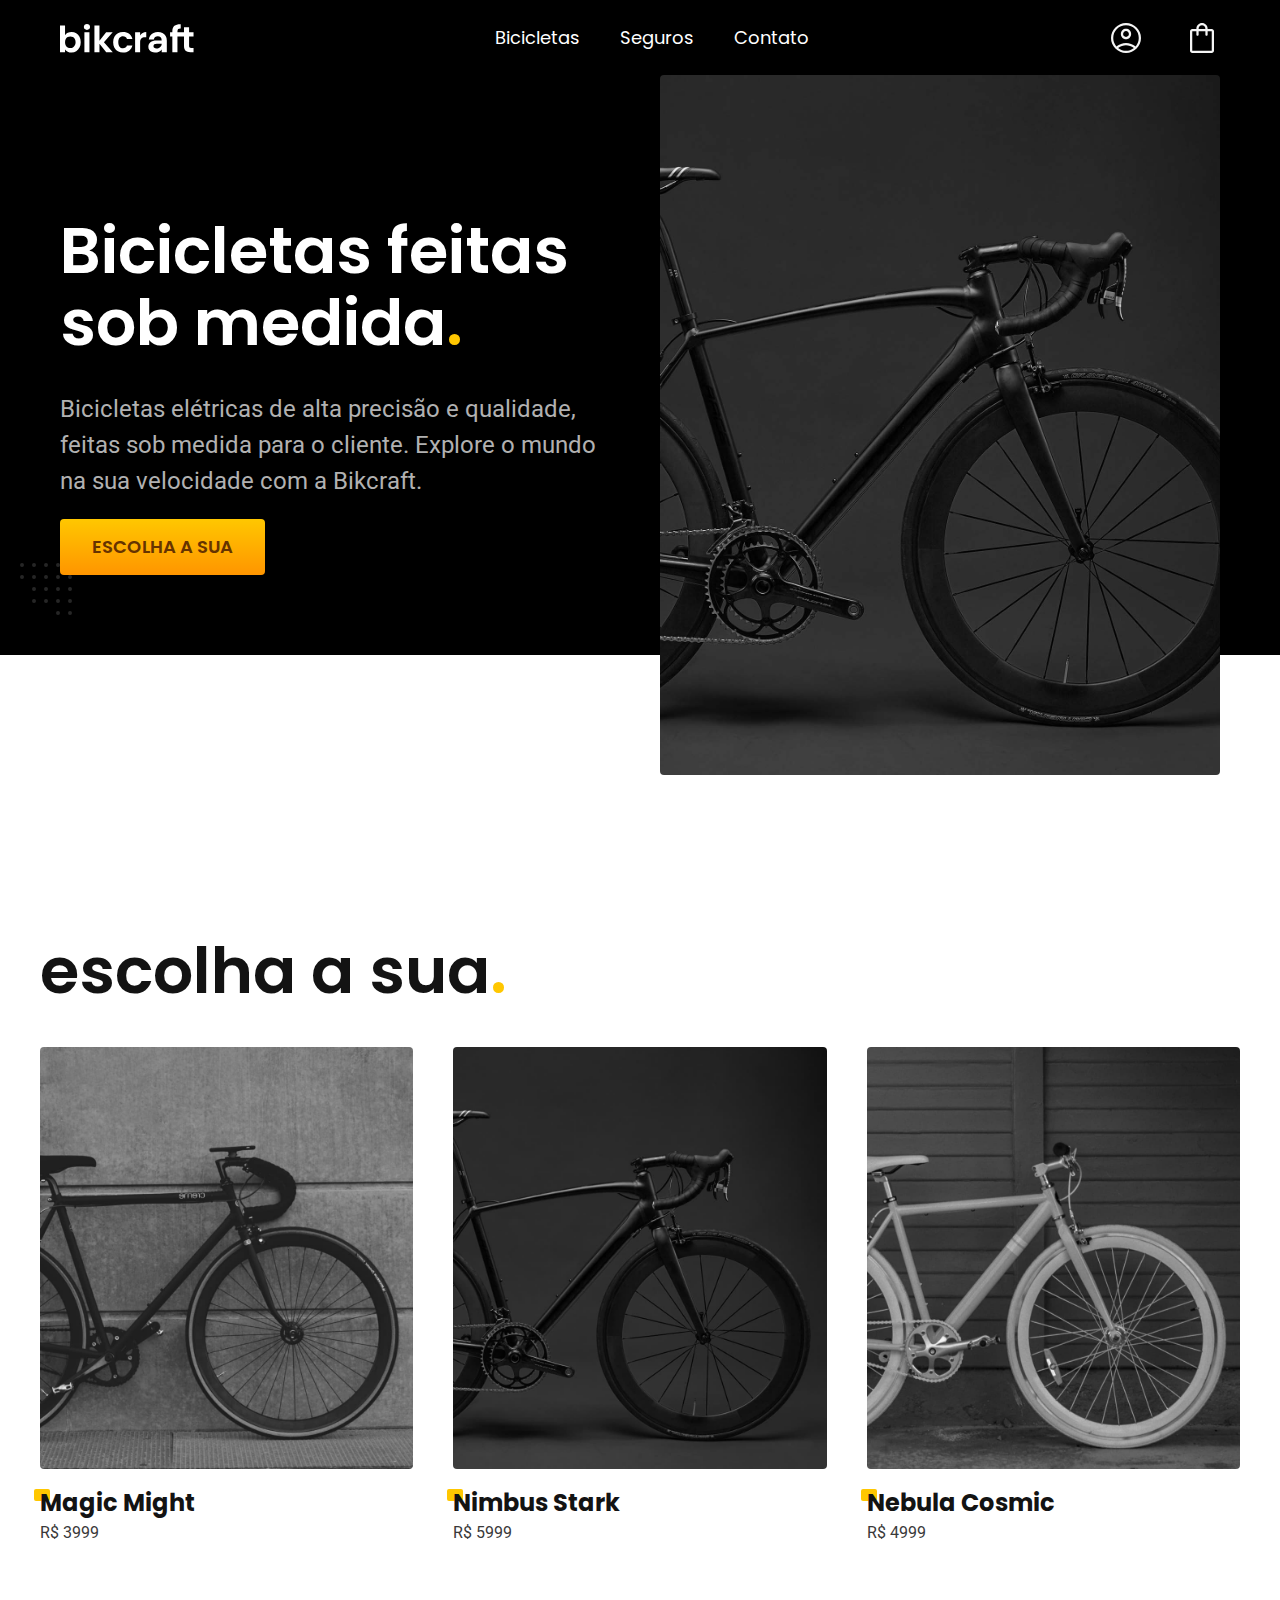
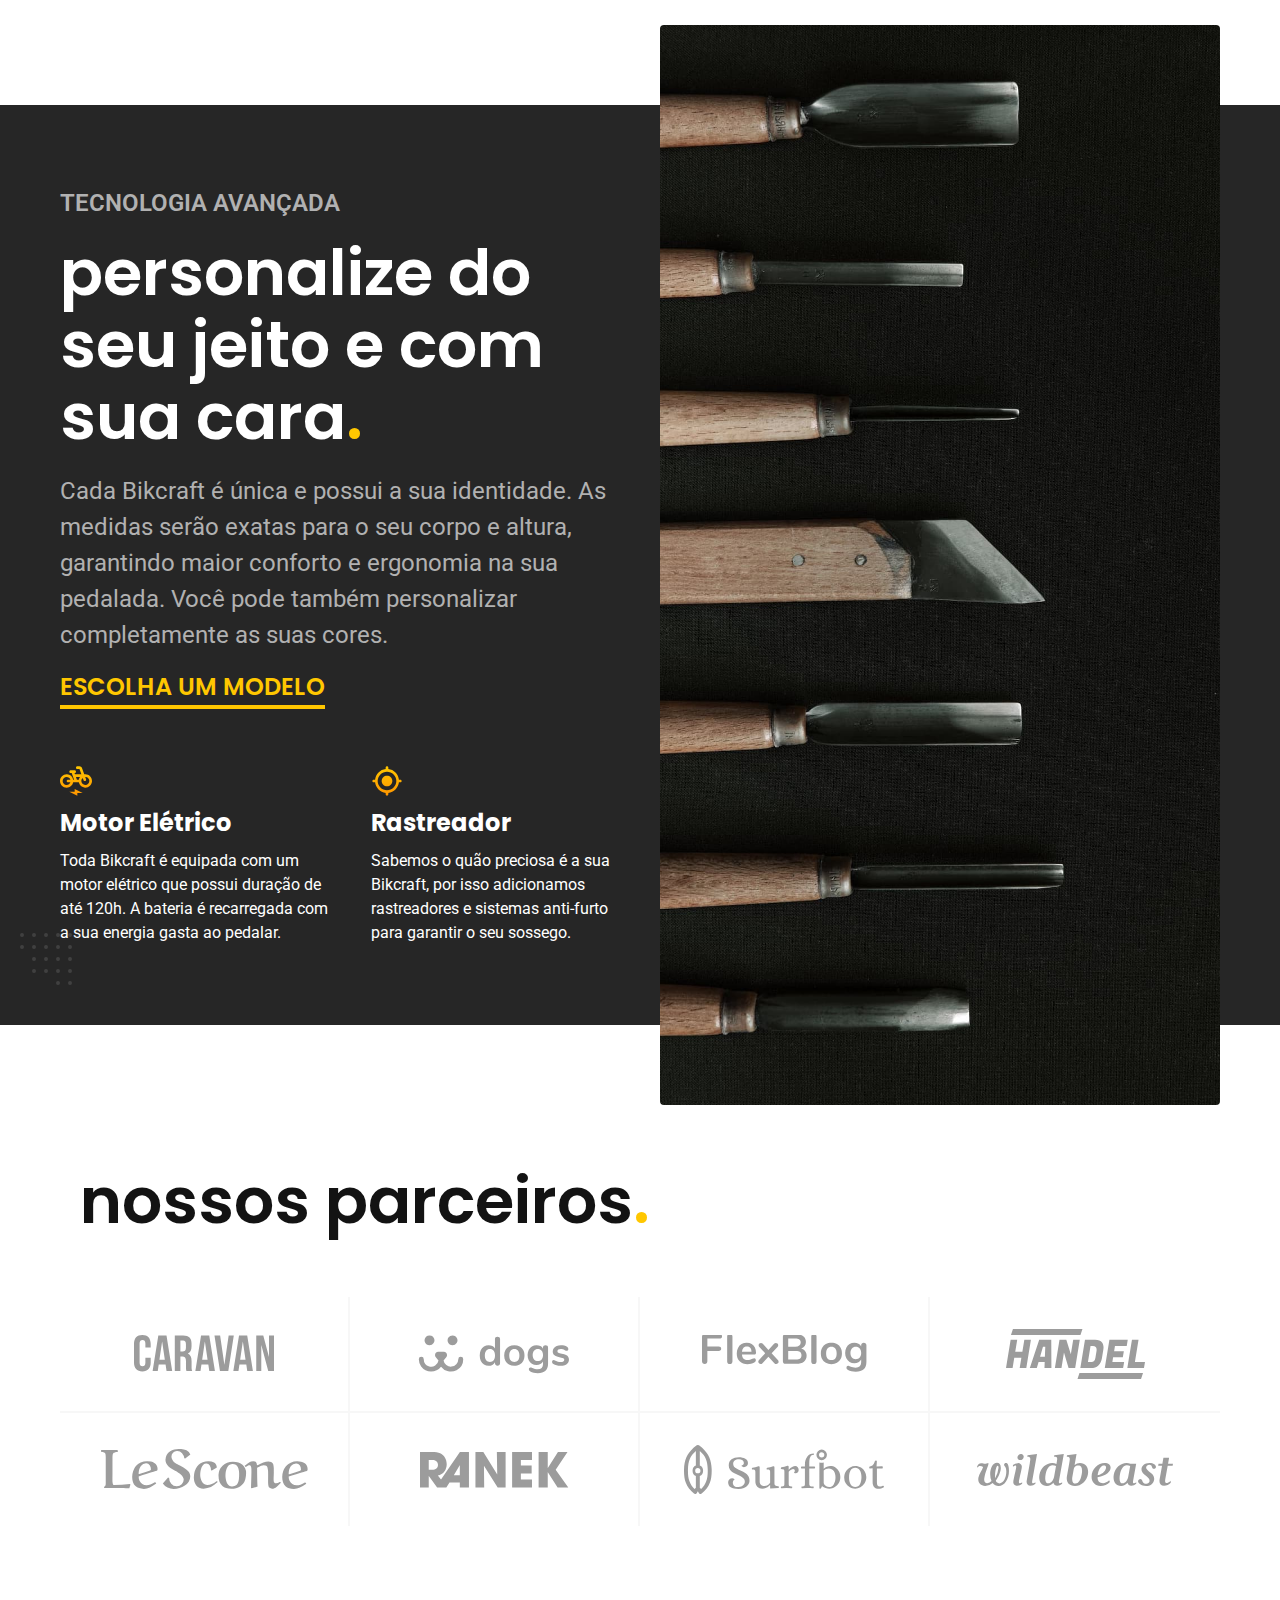
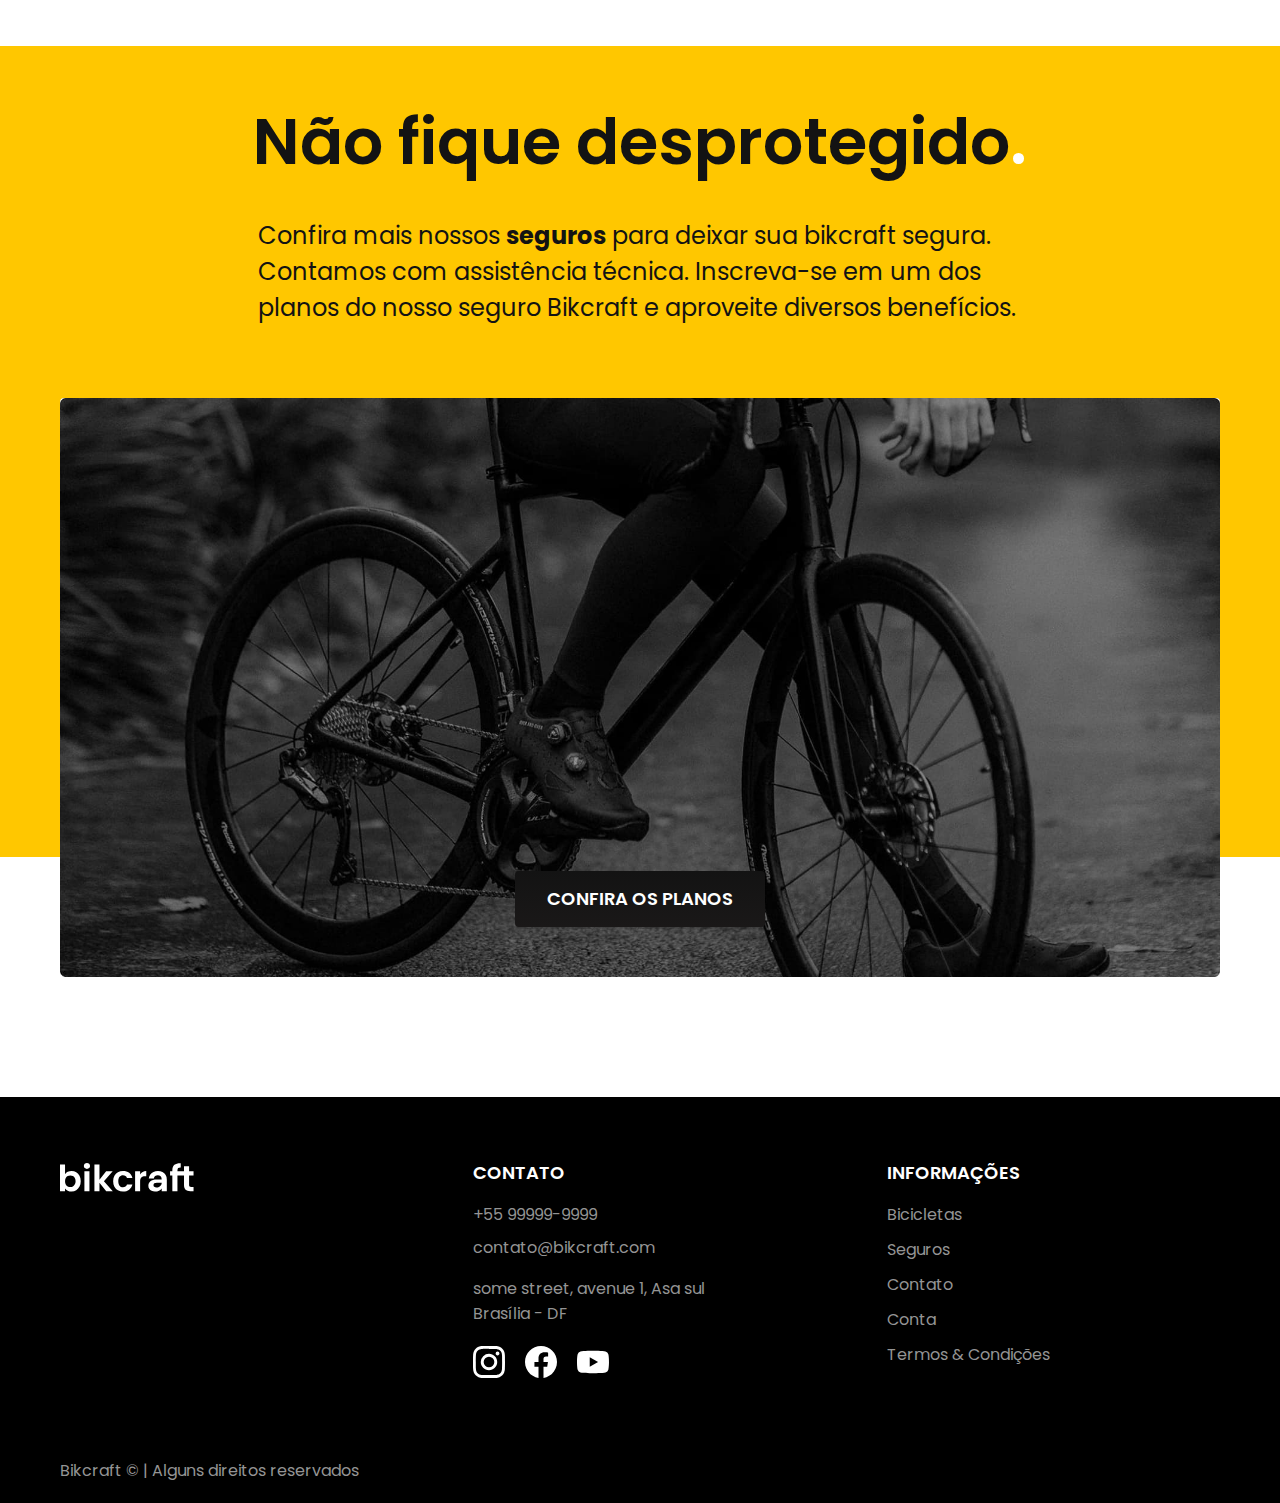
<file: index.html>
<!DOCTYPE html>
<html lang="pt-br">

<head>
    <meta charset="UTF-8">
    <meta http-equiv="X-UA-Compatible" content="IE=edge">
    <meta name="viewport" content="width=device-width, initial-scale=1.0">
    <meta name="description" content="Bicicletas elétricas de alta precisão e qualidade,  feitas sob medida para o cliente. Explore o mundo na sua velocidade com a Bikcraft.">
    <title>Bikcraft | Bicicletas Elétricas</title>
    <link rel="icon" href="./favicon.svg" type="image/svg+xml">
    <link rel="preload" href="./css/style.min.css" as="style">
    <link rel="stylesheet" href="./css/style.css">

    <link rel="preconnect" href="https://fonts.googleapis.com">
    <link rel="preconnect" href="https://fonts.gstatic.com" crossorigin>
    <link href="https://fonts.googleapis.com/css2?family=Poppins:wght@400;600&family=Roboto:wght@400;500&display=swap" rel="stylesheet">
    <link rel="preconnect" href="https://fonts.googleapis.com">
    <link rel="preconnect" href="https://fonts.gstatic.com" crossorigin>
    <link href="https://fonts.googleapis.com/css2?family=Poppins:wght@400;600&family=Roboto:wght@400;500&display=swap" rel="stylesheet">
    <script>document.documentElement.classList.add("js")</script>
</head>

<body>
    <header class="header-bg">
        <div class="header container">
            <a href="/index.html" class="logo">
                <img src="/img/bikcraft.svg" alt="Bikcraft">
            </a>
            <nav class="header-menu" aria-label="primary">
                <ul class="clr-c0">
                    <li><a href="/bicicletas.html">Bicicletas</a></li>
                    <li><a href="/seguros.html">Seguros</a></li>
                    <li><a href="/contato.html">Contato</a></li>
                </ul>
            </nav>
            <nav class="header-login" aria-label="login">
                <a href="#">
                    <img src="/img/account.svg" alt="">
                </a>
                <a href="#">
                    <img src="/img/cart.svg" alt="">
                </a>
            </nav>
            <button class="hamburger">
                <div class="bar"></div>
            </button>
        </div>
    </header>
    <nav class="mobile-nav">
        <ul class="clr-c0">
            <li><a href="/bicicletas.html"><img src="/img/icones/eletrica.svg" alt="">Bicicletas</a></li>
            <li><a href="/seguros.html"><img src="/img/icones/seguro.svg" alt="">Seguros</a></li>
            <li><a href="/contato.html"><img src="/img/icones/telefone.svg" alt="" id="phone">Contato</a></li>
            <li><a href="#"><img src="/img/icones/account-icon.svg" alt="">Minha Conta</a></li>
            <li><a href="#"><img src="/img/icones/cart-icon.svg" alt="">Carrinho</a></li>
        </ul>
    </nav>


    <main class="intro-bg">
        <div class="intro container">
            <div class="intro-info">
                <h1 class="font-1-xxl clr-c0 mg-b-32" data-anime="200">Bicicletas feitas sob medida<span class="clr-p1">.</span></h1>
                <p class="font-2-l clr-c3 mg-b-20" data-anime="400">Bicicletas elétricas de alta precisão e qualidade, feitas sob medida para o cliente. Explore o mundo na sua velocidade com a Bikcraft.</p>
                <a href="/bicicletas.html" class="font-1-m btn" data-anime="600">escolha a sua</a>
            </div>
            <picture class="fadeInDown" data-anime="600">
                <source media="(max-width: 800px)" srcset="./img/bicicletas/nimbus.jpg">
                <img src="/img/fotos/introducao.jpg" alt="">
            </picture>
        </div>

    </main>


    <article class="bicicletas-bg" aria-label="bicicletas">
        <div class="bicicletas container">
            <h2 class="font-1-xxl clr-c11 pd-t-80 mg-b-40">escolha a sua<span class="clr-p1">.</span></h2>
            <div class="bikes">
                <div class="bike">
                    <a href="./bicicletas/magic.html">
                        <img src="/img/bicicletas/magic-home.jpg" alt="" class="mg-b-16 ">
                        <h3 class="font-1-l">Magic Might</h3>
                        <p class="font-2-s clr-c9">R$ 3999</p>
                    </a>
                </div>
                <div class="bike">
                    <a href="./bicicletas/nimbus.html">
                        <img src="/img/bicicletas/nimbus-home.jpg" alt="" class="mg-b-16 ">
                        <h3 class="font-1-l">Nimbus Stark</h3>
                        <p class="font-2-s clr-c9">R$ 5999</p>
                    </a>
                </div>
                <div class="bike">
                    <a href="./bicicletas/nebula.html">
                        <img src="/img/bicicletas/nebula-home.jpg" alt="" class="mg-b-16 ">
                        <h3 class="font-1-l">Nebula Cosmic</h3>
                        <p class="font-2-s clr-c9">R$ 4999</p>
                    </a>
                </div>
            </div>
        </div>
    </article>

    <article class="tech-bg" aria-label="tecnologia">
        <div class="tech container">
            <div class="tech-info">
                <span class="font-2-l-b clr-c3 mg-b-16">Tecnologia Avançada</span>
                <h2 class="font-1-xxl clr-c0 mg-b-20">personalize do seu jeito e com sua cara<span class="clr-p1">.</span></h2>
                <p class="font-2-l clr-c3 mg-b-16">Cada Bikcraft é única e possui a sua identidade. As medidas serão exatas para o seu corpo e altura, garantindo maior conforto e ergonomia na sua pedalada. Você pode também personalizar completamente as suas cores.</p>
                <a href="#" class="font-1-l-A clr-p1 mg-b-60">escolha um modelo</a>
                <div class="tech-list clr-c0">
                    <ul class="tech-list-item">
                        <li><img src="/img/icones/eletrica.svg" alt="" class="mg-b-8"></li>
                        <li>
                            <h4 class="font-1-l mg-b-8">Motor Elétrico</h4>
                        </li>
                        <li class="font-2-s">Toda Bikcraft é equipada com um motor elétrico que possui duração de até 120h. A bateria é recarregada com a sua energia gasta ao pedalar.</li>
                    </ul>
                    <ul class="tech-list-item">
                        <li><img src="/img/icones/rastreador.svg" alt="" class="mg-b-8"></li>
                        <li>
                            <h4 class="font-1-l mg-b-8">Rastreador</h4>
                        </li>
                        <li class="font-2-s">Sabemos o quão preciosa é a sua Bikcraft, por isso adicionamos rastreadores e sistemas anti-furto para garantir o seu sossego.</li>
                    </ul>
                </div>

            </div>
            <div class="tech-image">
                <img src="/img/fotos/tecnologia.jpg" alt="">
            </div>
        </div>
    </article>

    <section>
        <div class="partners container">
            <h2 class="font-1-xxl clr-c11 mg-b-60 container">nossos parceiros<span class="clr-p1">.</span></h2>
            <ul class="partners-list">
                <li><img src="/img/parceiros/caravan.svg" alt=""></li>
                <li><img src="/img/parceiros/dogs.svg" alt=""></li>
                <li><img src="/img/parceiros/flexblog.svg" alt=""></li>
                <li><img src="/img/parceiros/handel.svg" alt=""></li>
                <li><img src="/img/parceiros/lescone.svg" alt=""></li>
                <li><img src="/img/parceiros/ranek.svg" alt=""></li>
                <li><img src="/img/parceiros/surfbot.svg" alt=""></li>
                <li><img src="/img/parceiros/wildbeast.svg" alt=""></li>
            </ul>
        </div>
    </section>

    <article class="seguro-bg">
        <div class="seguro container mg-b-120">
            <h2 class="font-1-xxl clr-c11 mg-b-40">Não fique desprotegido<span class="clr-c0">.</span></h2>
            <p class="font-1-l mg-b-72">
                Confira mais nossos <b>seguros</b> para deixar sua bikcraft segura. Contamos com assistência técnica. Inscreva-se em um dos planos do nosso seguro Bikcraft e aproveite diversos benefícios.
            </p>
            <div class="seguro-image">
                <img src="/img/fotos/seguros.jpg" alt="">
                <a href="./seguros.html" class="font-1-m btn secondary">confira os planos</a>
            </div>
        </div>
    </article>

    <footer class="footer-bg">
        <div class="footer container clr-c4">
            <div class="footer-logo">
                <a href="/index.html" class="logo">
                    <img src="/img/bikcraft.svg" alt="Bikcraft">
                </a>
            </div>
            <div class="footer-contact">
                <h3 class="font-1-m clr-c0 mg-b-16">contato</h3>
                <ul class="mg-b-20">
                    <li class="mg-b-8"><a href="tel:+5521999999999">+55 99999-9999</a></li>
                    <li><a href="mailto:contato@bikcraft.com">contato@bikcraft.com</a></li>
                    <li><a href="https://goo.gl/maps/gZHs74DMGPES5pXj9">some street, avenue 1, Asa sul<span>Brasília - DF</span></a></li>
                </ul>
                <div class="footer-social">
                    <a href="#">
                        <img src="/img/redes/instagram.svg" alt="">
                    </a>
                    <a href="#">
                        <img src="/img/redes/facebook.svg" alt="">
                    </a>
                    <a href="#">
                        <img src="/img/redes/youtube.svg" alt="">
                    </a>
                </div>
            </div>
            <div class="footer-info">
                <h3 class="font-1-m clr-c0 mg-b-16">informações</h3>
                <ul>
                    <li><a href="bicicletas.html">bicicletas</a></li>
                    <li><a href="seguros.html">seguros</a></li>
                    <li><a href="#">contato</a></li>
                    <li><a href="#">conta</a></li>
                    <li><a href="termos.html">termos & condições</a></li>
                </ul>
            </div>
            <p class="footer-copy mg-b-20">Bikcraft © | Alguns direitos reservados</p>
        </div>
    </footer>

    <script src="./js/plugins/simple-anime.js"></script>
    <script src="./js/main.js"></script>
</body>

</html>
</file>
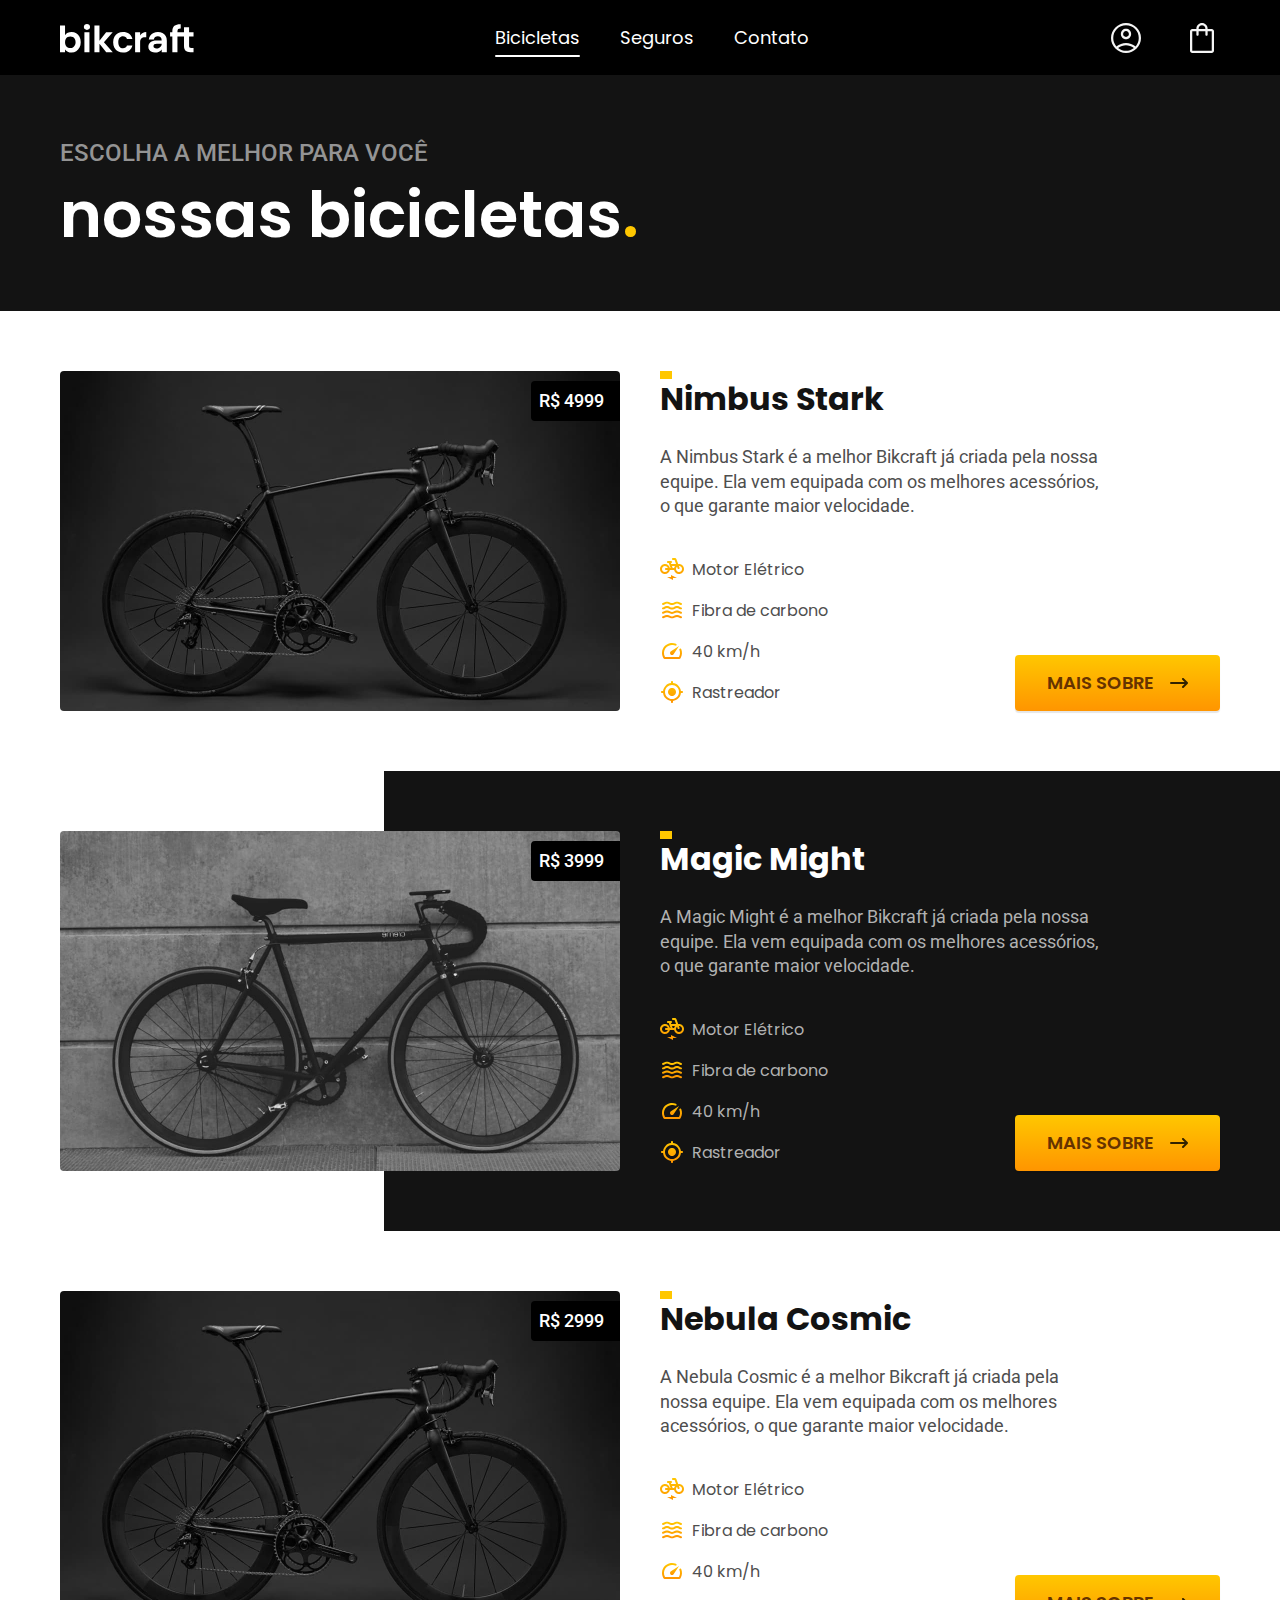
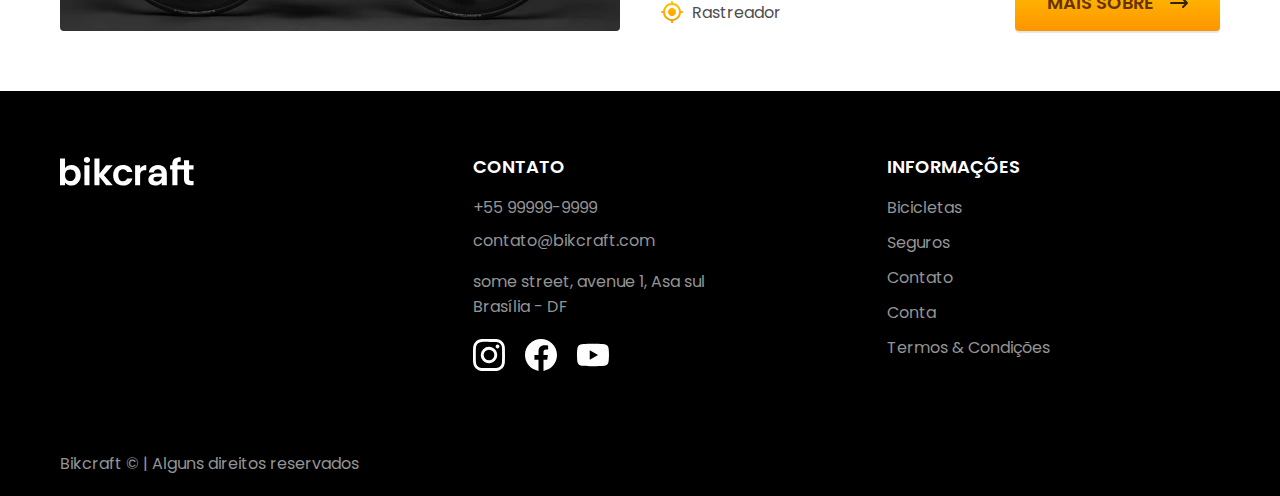
<file: bicicletas.html>
<!DOCTYPE html>
<html lang="pt-br">

<head>
    <meta charset="UTF-8">
    <meta http-equiv="X-UA-Compatible" content="IE=edge">
    <meta name="viewport" content="width=device-width, initial-scale=1.0">
    <meta name="description" content="Termos e condições.">
    <title>Bicicletas | Bikcraft</title>
    <link rel="icon" href="./favicon.svg" type="image/svg+xml">
    <link rel="preload" href="./css/style.min.css" as="style">
    <link rel="stylesheet" href="./css/style.min.css">

    <link rel="preconnect" href="https://fonts.googleapis.com">
    <link rel="preconnect" href="https://fonts.gstatic.com" crossorigin>
    <link href="https://fonts.googleapis.com/css2?family=Poppins:wght@400;600&family=Roboto:wght@400;500&display=swap" rel="stylesheet">
    <link rel="preconnect" href="https://fonts.googleapis.com">
    <link rel="preconnect" href="https://fonts.gstatic.com" crossorigin>
    <link href="https://fonts.googleapis.com/css2?family=Poppins:wght@400;600&family=Roboto:wght@400;500&display=swap" rel="stylesheet">
    <script>document.documentElement.classList.add("js")</script>
</head>

<body>
    <header class="header-bg">
        <div class="header container">
            <a href="/index.html" class="logo">
                <img src="/img/bikcraft.svg" alt="Bikcraft">
            </a>
            <nav class="header-menu" aria-label="primary">
                <ul class="clr-c0">
                    <li><a href="/bicicletas.html">Bicicletas</a></li>
                    <li><a href="/seguros.html">Seguros</a></li>
                    <li><a href="/contato.html">Contato</a></li>
                </ul>
            </nav>
            <nav class="header-login" aria-label="login">
                <a href="#">
                    <img src="/img/account.svg" alt="">
                </a>
                <a href="#">
                    <img src="/img/cart.svg" alt="">
                </a>
            </nav>
            <button class="hamburger">
                <div class="bar"></div>
            </button>
        </div>
    </header>
    <nav class="mobile-nav">
        <ul class="clr-c0">
            <li><a href="/bicicletas.html"><img src="/img/icones/eletrica.svg" alt="">Bicicletas</a></li>
            <li><a href="/seguros.html"><img src="/img/icones/seguro.svg" alt="">Seguros</a></li>
            <li><a href="/contato.html"><img src="/img/icones/telefone.svg" alt="" id="phone">Contato</a></li>
            <li><a href="#"><img src="/img/icones/account-icon.svg" alt="">Minha Conta</a></li>
            <li><a href="#"><img src="/img/icones/cart-icon.svg" alt="">Carrinho</a></li>
        </ul>
    </nav>

    <main>
        <div class="title-bg">
            <div class="title container">
                <p class="font-2-l-t clr-c4 mg-b-8">Escolha a melhor para você</p>
                <h1 class="font-1-xxl clr-c0">nossas bicicletas<span class="clr-p1">.</span></h1>
            </div>
        </div>
        <div class="bicicleta-bg">
            <div class="bicicleta container clr-c8">
                <div class="bicicleta-image">
                    <img src="/img/bicicletas/nimbus.jpg" alt="">
                    <span class="price font-2-m">R$ 4999</span>
                </div>
                <div class="bicicleta-info">
                    <h2 class="font-1-xl clr-c11 mg-b-20">Nimbus Stark</h2>
                    <p class="font-2-m mg-b-32">A Nimbus Stark é a melhor Bikcraft já criada pela nossa equipe. Ela vem equipada com os melhores acessórios, o que garante maior velocidade.</p>
                    <ul>
                        <li><img src="/img/icones/eletrica.svg" alt="">Motor Elétrico</li>
                        <li><img src="/img/icones/carbono.svg" alt="">Fibra de carbono</li>
                        <li><img src="/img/icones/velocidade.svg" alt="">40 km/h</li>
                        <li><img src="/img/icones/rastreador.svg" alt="">Rastreador</li>
                    </ul>
                    <a href="./bicicletas/nimbus.html" class="btn arrow">mais sobre</a>
                </div>
            </div>
        </div>
        <div class="bicicleta-bg">
            <div class="bicicleta container clr-c8">
                <div class="bicicleta-image">
                    <img src="/img/bicicletas/magic.jpg" alt="">
                    <span class="price font-2-m">R$ 3999</span>
                </div>
                <div class="bicicleta-info clr-c3">
                    <h2 class="font-1-xl clr-c0 mg-b-20">Magic Might</h2>
                    <p class="font-2-m mg-b-32">A Magic Might é a melhor Bikcraft já criada pela nossa equipe. Ela vem equipada com os melhores acessórios, o que garante maior velocidade.</p>
                    <ul>
                        <li><img src="/img/icones/eletrica.svg" alt="">Motor Elétrico</li>
                        <li><img src="/img/icones/carbono.svg" alt="">Fibra de carbono</li>
                        <li><img src="/img/icones/velocidade.svg" alt="">40 km/h</li>
                        <li><img src="/img/icones/rastreador.svg" alt="">Rastreador</li>
                    </ul>
                    <a href="./bicicletas/magic.html" class="btn arrow">mais sobre</a>
                </div>
            </div>
        </div>
        <div class="bicicleta-bg">
            <div class="bicicleta container clr-c8">
                <div class="bicicleta-image">
                    <img src="/img/bicicletas/nimbus.jpg" alt="">
                    <span class="price font-2-m">R$ 2999</span>
                </div>
                <div class="bicicleta-info">
                    <h2 class="font-1-xl clr-c11 mg-b-20">Nebula Cosmic</h2>
                    <p class="font-2-m mg-b-32">A Nebula Cosmic é a melhor Bikcraft já criada pela nossa equipe. Ela vem equipada com os melhores acessórios, o que garante maior velocidade.</p>
                    <ul>
                        <li><img src="/img/icones/eletrica.svg" alt="">Motor Elétrico</li>
                        <li><img src="/img/icones/carbono.svg" alt="">Fibra de carbono</li>
                        <li><img src="/img/icones/velocidade.svg" alt="">40 km/h</li>
                        <li><img src="/img/icones/rastreador.svg" alt="">Rastreador</li>
                    </ul>
                    <a href="./bicicletas/nebula.html" class="btn arrow">mais sobre</a>
                </div>
            </div>
        </div>
    </main>


    <footer class="footer-bg">
        <div class="footer container clr-c4">
            <div class="footer-logo">
                <a href="/index.html" class="logo">
                    <img src="/img/bikcraft.svg" alt="Bikcraft">
                </a>
            </div>
            <div class="footer-contact">
                <h3 class="font-1-m clr-c0 mg-b-16">contato</h3>
                <ul class="mg-b-20">
                    <li class="mg-b-8"><a href="tel:+5521999999999">+55 99999-9999</a></li>
                    <li><a href="mailto:contato@bikcraft.com">contato@bikcraft.com</a></li>
                    <li><a href="https://goo.gl/maps/gZHs74DMGPES5pXj9">some street, avenue 1, Asa sul<span>Brasília - DF</span></a></li>
                </ul>
                <div class="footer-social">
                    <a href="#">
                        <img src="/img/redes/instagram.svg" alt="">
                    </a>
                    <a href="#">
                        <img src="/img/redes/facebook.svg" alt="">
                    </a>
                    <a href="#">
                        <img src="/img/redes/youtube.svg" alt="">
                    </a>
                </div>
            </div>
            <div class="footer-info">
                <h3 class="font-1-m clr-c0 mg-b-16">informações</h3>
                <ul>
                    <li><a href="bicicletas.html">bicicletas</a></li>
                    <li><a href="seguros.html">seguros</a></li>
                    <li><a href="#">contato</a></li>
                    <li><a href="#">conta</a></li>
                    <li><a href="termos.html">termos & condições</a></li>
                </ul>
            </div>
            <p class="footer-copy mg-b-20">Bikcraft © | Alguns direitos reservados</p>
        </div>
    </footer>

    <script src="./js/main.js"></script>
</body>

</html>
</file>
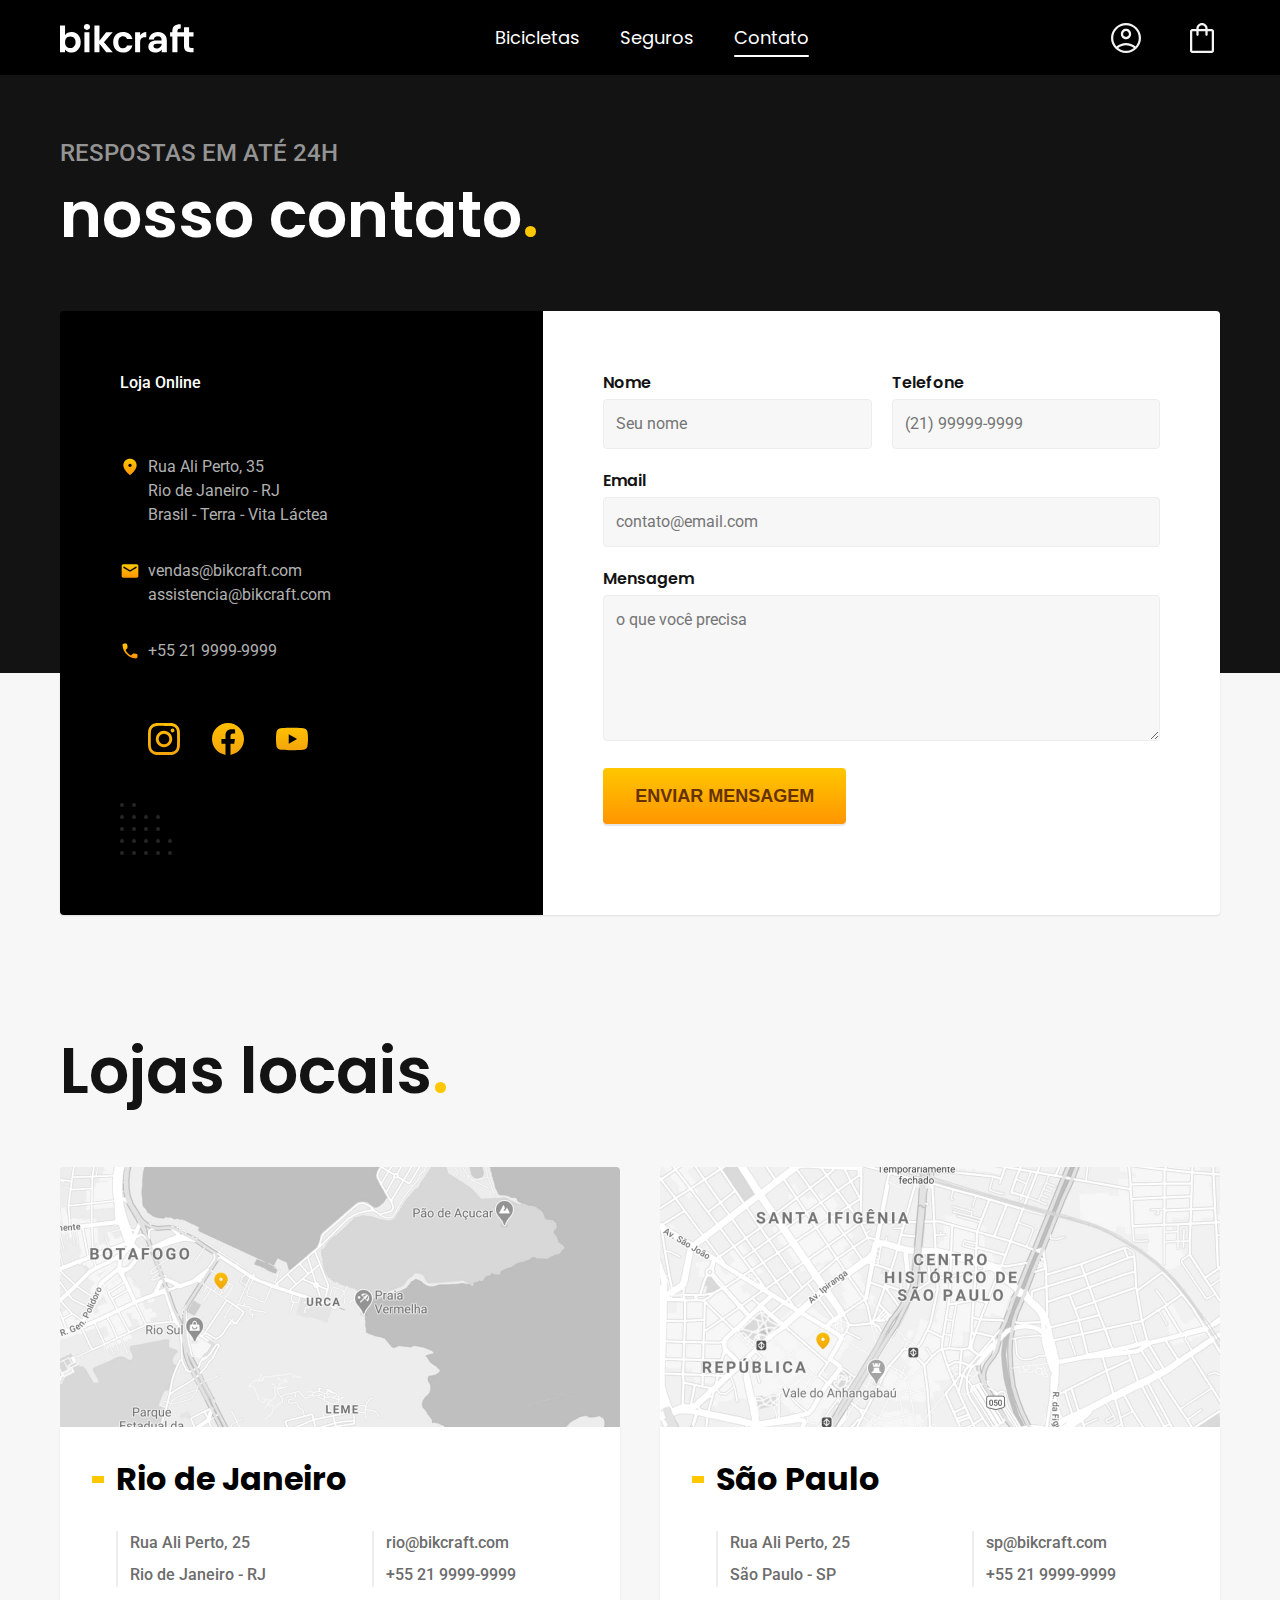
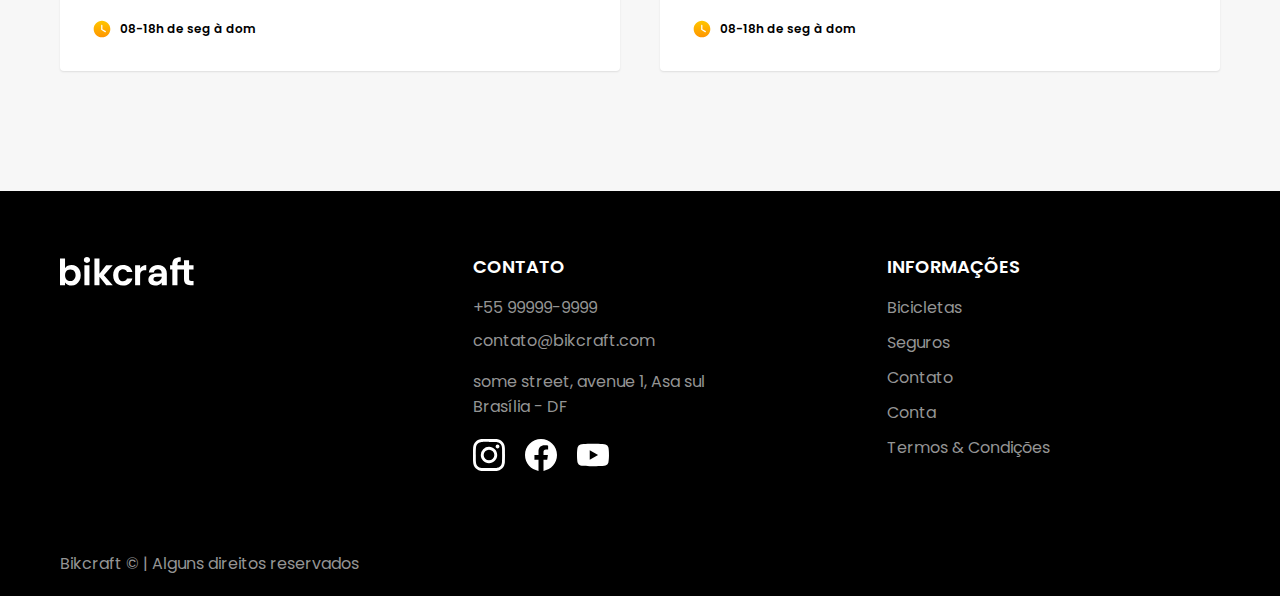
<file: contato.html>
<!DOCTYPE html>
<html lang="pt-br">

<head>
    <meta charset="UTF-8">
    <meta http-equiv="X-UA-Compatible" content="IE=edge">
    <meta name="viewport" content="width=device-width, initial-scale=1.0">
    <meta name="description" content=".">
    <title>Seguros | Bikcraft</title>
    <link rel="icon" href="./favicon.svg" type="image/svg+xml">
    <link rel="preload" href="./css/style.min.css" as="style">
    <link rel="stylesheet" href="./css/style.min.css">

    <link rel="preconnect" href="https://fonts.googleapis.com">
    <link rel="preconnect" href="https://fonts.gstatic.com" crossorigin>
    <link href="https://fonts.googleapis.com/css2?family=Poppins:wght@400;600&family=Roboto:wght@400;500&display=swap" rel="stylesheet">
    <link rel="preconnect" href="https://fonts.googleapis.com">
    <link rel="preconnect" href="https://fonts.gstatic.com" crossorigin>
    <link href="https://fonts.googleapis.com/css2?family=Poppins:wght@400;600&family=Roboto:wght@400;500&display=swap" rel="stylesheet">
    <script>document.documentElement.classList.add("js")</script>
</head>

<body id="contato">
    <header class="header-bg">
        <div class="header container">
            <a href="/index.html" class="logo">
                <img src="/img/bikcraft.svg" alt="Bikcraft">
            </a>
            <nav class="header-menu" aria-label="primary">
                <ul class="clr-c0">
                    <li><a href="/bicicletas.html">Bicicletas</a></li>
                    <li><a href="/seguros.html">Seguros</a></li>
                    <li><a href="/contato.html">Contato</a></li>
                </ul>
            </nav>
            <nav class="header-login" aria-label="login">
                <a href="#">
                    <img src="/img/account.svg" alt="">
                </a>
                <a href="#">
                    <img src="/img/cart.svg" alt="">
                </a>
            </nav>
            <button class="hamburger">
                <div class="bar"></div>
            </button>
        </div>
    </header>
    <nav class="mobile-nav">
        <ul class="clr-c0">
            <li><a href="/bicicletas.html"><img src="/img/icones/eletrica.svg" alt="">Bicicletas</a></li>
            <li><a href="/seguros.html"><img src="/img/icones/seguro.svg" alt="">Seguros</a></li>
            <li><a href="/contato.html"><img src="/img/icones/telefone.svg" alt="" id="phone">Contato</a></li>
            <li><a href="#"><img src="/img/icones/account-icon.svg" alt="">Minha Conta</a></li>
            <li><a href="#"><img src="/img/icones/cart-icon.svg" alt="">Carrinho</a></li>
        </ul>
    </nav>

    <main>
        <div class="title-bg">
            <div class="title container">
                <p class="font-2-l-t clr-c4 mg-b-8">respostas em até 24h</p>
                <h1 class="font-1-xxl clr-c0">nosso contato<span class="clr-p1">.</span></h1>
            </div>
        </div>
        <div class="contato-bg">
            <div class="contato container font-2-s clr-c2">
                <section class="contato-info">
                    <h2 class="font-1-s-m clr-c0 mg-b-60">Loja Online</h2>
                    <ul class="contato-list locate mg-b-32">
                        <li>Rua Ali Perto, 35</li>
                        <li>Rio de Janeiro - RJ</li>
                        <li>Brasil - Terra - Vita Láctea</li>
                    </ul>
                    <ul class="contato-list mail mg-b-32">
                        <li><a href="mailto:vendas@bikcraft.com">vendas@bikcraft.com</a></li>
                        <li><a href="assistencia@bikcraft.com">assistencia@bikcraft.com</a></li>
                    </ul>
                    <ul class="contato-list phone mg-b-60">
                        <li><a href="tel:+5521999999999">+55 21 9999-9999</a></li>
                    </ul>
                    <ul class="contato-list social mg-b-48">
                        <li>
                            <img src="./img/redes/instagram-p.svg" alt="">
                            <img src="./img/redes/facebook-p.svg" alt="">
                            <img src="./img/redes/youtube-p.svg" alt="">
                        </li>
                    </ul>
                    <div class="dec">
                        <img src="./img/dec/top-right.svg" alt="">
                    </div>
                </section>
                <section class="contato-form">
                    <form class="form" action="./contato.html">
                        <div>
                            <label for="nome">Nome</label>
                            <input type="text" name="nome" id="nome" placeholder="Seu nome">
                        </div>
                        <div>
                            <label for="telefone">Telefone</label>
                            <input type="text" name="telefone" id="telefone" placeholder="(21) 99999-9999">
                        </div>
                        <div class="col-2">
                            <label for="email">email</label>
                            <input type="text" name="email" id="email" placeholder="contato@email.com">
                        </div>
                        <div class="col-2">
                            <label for="mensagem">mensagem</label>
                            <textarea rows="5" name="mensagem" id="mensagem" placeholder="o que você precisa"></textarea>
                        </div>
                        <button class="btn col-2">enviar mensagem</button>
                    </form>
                </section>
            </div>
        </div>
        </div>
    </main>

    <article class="lojas container" aria-label="lojas">
        <h2 class="font-1-xxl clr-c11 mg-b-60 col-2">Lojas locais<span class="clr-p1">.</span></h2>
        <div class="lojas-item">
            <img src="./img/lojas/rj.jpg" alt="mapa marcando o endereço em Rua ali perto, RJ">
            <div class="lojas-content">
                <h3 class="font-1-xl clr-c12 col-2">Rio de Janeiro</h3>
                <div class="lojas-dados font-2-s-m clr-c6">
                    <p>Rua Ali Perto, 25</p>
                    <p>Rio de Janeiro - RJ</p>
                </div>
                <div class="lojas-dados font-2-s-m clr-c6">
                    <a href="rio@bikcraft.com">rio@bikcraft.com</a>
                    <a href="tel:+5521999999999">+55 21 9999-9999</a>
                </div>
                <p class="col-2 font-1-xs clr-c12"><img src="./img/icones/horario.svg">08-18h de seg à dom</p>
            </div>
        </div>
        <div class="lojas-item">
            <img src="./img/lojas/sp.jpg" alt="mapa marcando o endereço em Rua ali perto, SP">
            <div class="lojas-content">
                <h3 class="font-1-xl clr-c12 col-2">São Paulo</h3>
                <div class="lojas-dados font-2-s-m clr-c6">
                    <p>Rua Ali Perto, 25</p>
                    <p>São Paulo - SP</p>
                </div>
                <div class="lojas-dados font-2-s-m clr-c6">
                    <a href="sp@bikcraft.com">sp@bikcraft.com</a>
                    <a href="tel:+5521999999999">+55 21 9999-9999</a>
                </div>
                <p class="col-2 font-1-xs clr-c12 "><img src="./img/icones/horario.svg">08-18h de seg à dom</p>
            </div>
        </div>

    </article>


    <footer class="footer-bg">
        <div class="footer container clr-c4">
            <div class="footer-logo">
                <a href="/index.html" class="logo">
                    <img src="/img/bikcraft.svg" alt="Bikcraft">
                </a>
            </div>
            <div class="footer-contact">
                <h3 class="font-1-m clr-c0 mg-b-16">contato</h3>
                <ul class="mg-b-20">
                    <li class="mg-b-8"><a href="tel:+5521999999999">+55 99999-9999</a></li>
                    <li><a href="mailto:contato@bikcraft.com">contato@bikcraft.com</a></li>
                    <li><a href="https://goo.gl/maps/gZHs74DMGPES5pXj9">some street, avenue 1, Asa sul<span>Brasília - DF</span></a></li>
                </ul>
                <div class="footer-social">
                    <a href="#">
                        <img src="/img/redes/instagram.svg" alt="">
                    </a>
                    <a href="#">
                        <img src="/img/redes/facebook.svg" alt="">
                    </a>
                    <a href="#">
                        <img src="/img/redes/youtube.svg" alt="">
                    </a>
                </div>
            </div>
            <div class="footer-info">
                <h3 class="font-1-m clr-c0 mg-b-16">informações</h3>
                <ul>
                    <li><a href="bicicletas.html">bicicletas</a></li>
                    <li><a href="seguros.html">seguros</a></li>
                    <li><a href="#">contato</a></li>
                    <li><a href="#">conta</a></li>
                    <li><a href="termos.html">termos & condições</a></li>
                </ul>
            </div>
            <p class="footer-copy mg-b-20">Bikcraft © | Alguns direitos reservados</p>
        </div>
    </footer>

    <script src="./js/main.js"></script>
</body>

</html>
</file>
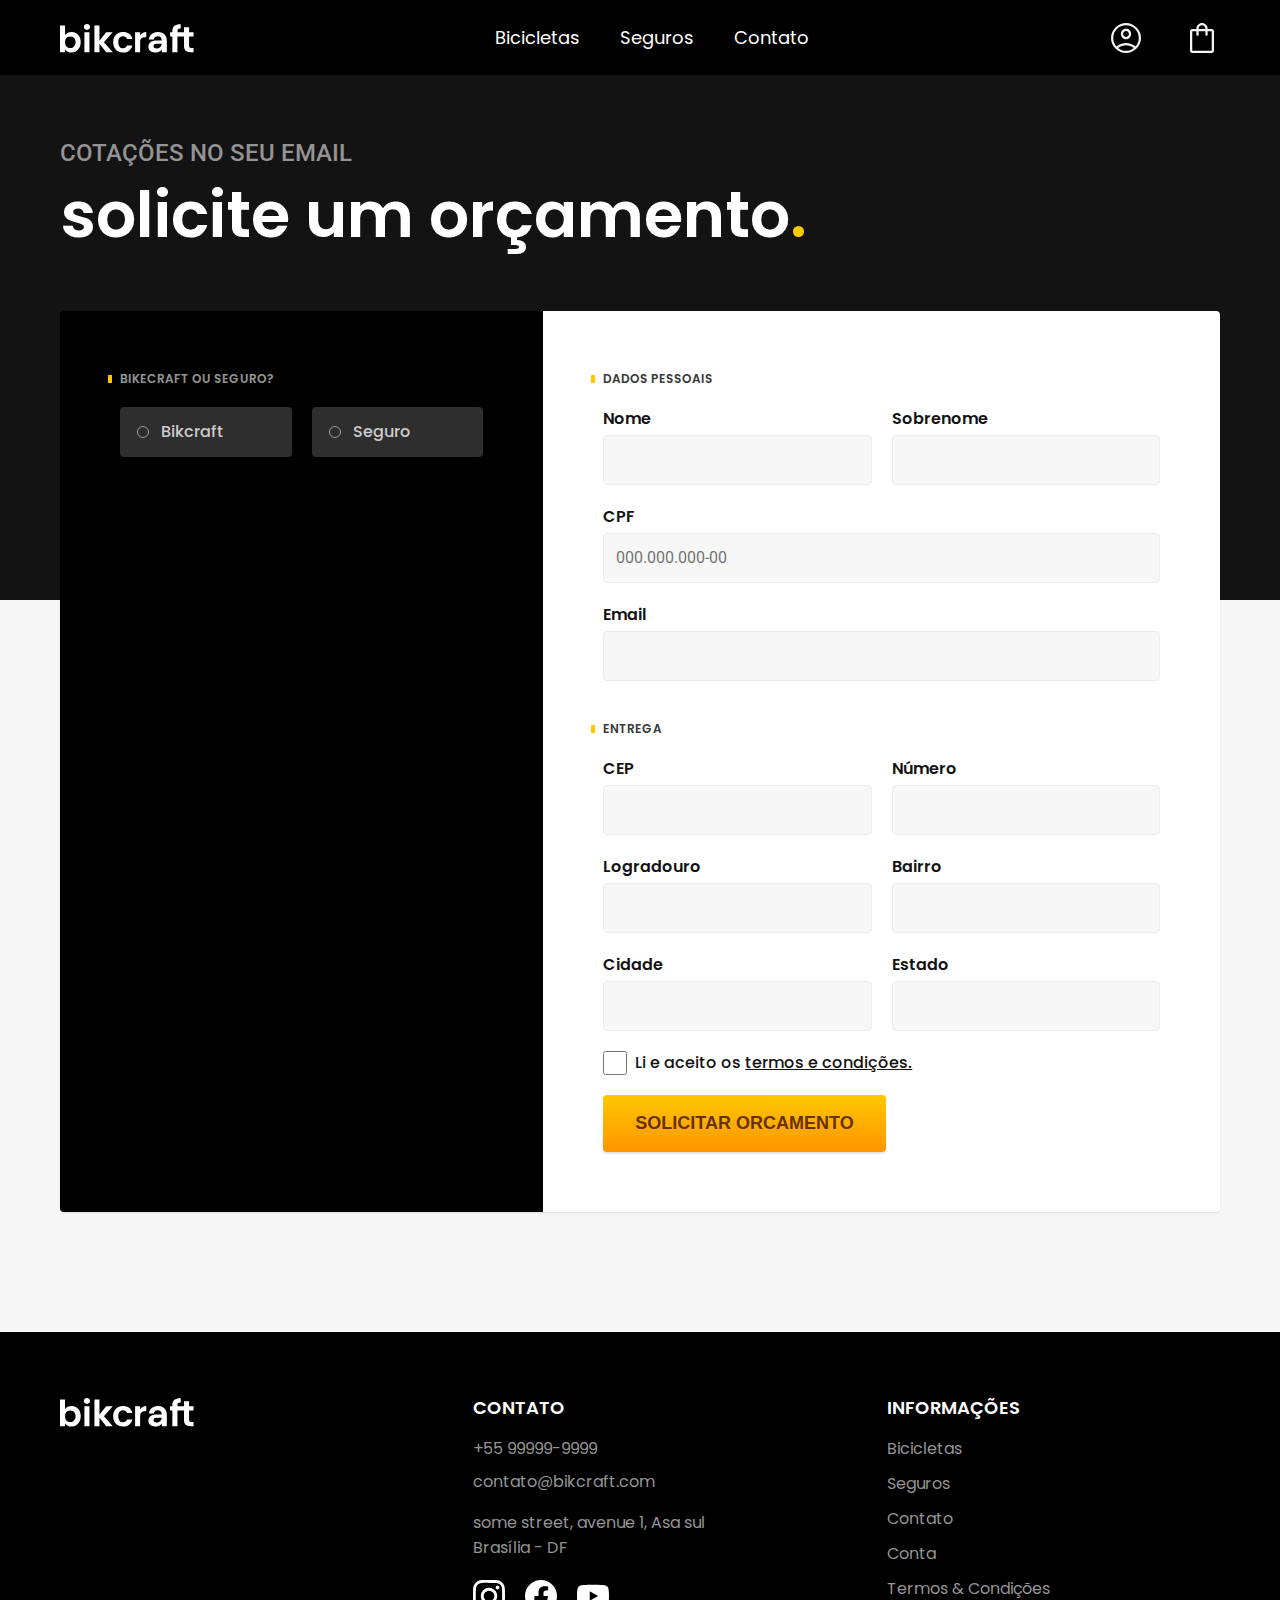
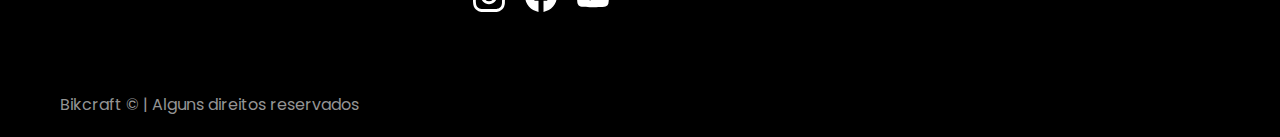
<file: orcamento.html>
<!DOCTYPE html>
<html lang="pt-br">

<head>
    <meta charset="UTF-8">
    <meta http-equiv="X-UA-Compatible" content="IE=edge">
    <meta name="viewport" content="width=device-width, initial-scale=1.0">
    <meta name="description" content="Termos e condições.">
    <title>Orçamento | Bikcraft</title>
    <link rel="icon" href="./favicon.svg" type="image/svg+xml">
    <link rel="preload" href="./css/style.min.css" as="style">
    <link rel="stylesheet" href="./css/style.min.css">

    <link rel="preconnect" href="https://fonts.googleapis.com">
    <link rel="preconnect" href="https://fonts.gstatic.com" crossorigin>
    <link href="https://fonts.googleapis.com/css2?family=Poppins:wght@400;600&family=Roboto:wght@400;500&display=swap" rel="stylesheet">
    <link rel="preconnect" href="https://fonts.googleapis.com">
    <link rel="preconnect" href="https://fonts.gstatic.com" crossorigin>
    <link href="https://fonts.googleapis.com/css2?family=Poppins:wght@400;600&family=Roboto:wght@400;500&display=swap" rel="stylesheet">
    <script>document.documentElement.classList.add("js")</script>
</head>

<body id="orcamento">
    <header class="header-bg">
        <div class="header container">
            <a href="/index.html" class="logo">
                <img src="/img/bikcraft.svg" width="136" height="32" alt="Bikcraft">
            </a>
            <nav class="header-menu" aria-label="primary">
                <ul class="clr-c0">
                    <li><a href="/bicicletas.html">Bicicletas</a></li>
                    <li><a href="/seguros.html">Seguros</a></li>
                    <li><a href="/contato.html">Contato</a></li>
                </ul>
            </nav>
            <nav class="header-login" aria-label="login">
                <a href="#">
                    <img src="/img/account.svg" alt="">
                </a>
                <a href="#">
                    <img src="/img/cart.svg" alt="">
                </a>
            </nav>
            <button class="hamburger">
                <div class="bar"></div>
            </button>
        </div>
    </header>
    <nav class="mobile-nav">
        <ul class="clr-c0">
            <li><a href="/bicicletas.html"><img src="/img/icones/eletrica.svg" alt="">Bicicletas</a></li>
            <li><a href="/seguros.html"><img src="/img/icones/seguro.svg" alt="">Seguros</a></li>
            <li><a href="/contato.html"><img src="/img/icones/telefone.svg" alt="" id="phone">Contato</a></li>
            <li><a href="#"><img src="/img/icones/account-icon.svg" alt="">Minha Conta</a></li>
            <li><a href="#"><img src="/img/icones/cart-icon.svg" alt="">Carrinho</a></li>
        </ul>
    </nav>

    <main>
        <div class="title-bg">
            <div class="title container">
                <p class="font-2-l-t clr-c4 mg-b-8">cotações no seu email</p>
                <h1 class="font-1-xxl clr-c0">solicite um orçamento<span class="clr-p1">.</span></h1>
            </div>
        </div>

        <form class="orcamento container" action="./">
            <div class="orcamento-produto">
                <h2 class="font-1-xs clr-c4">Bikecraft ou Seguro?</h2>


                <input type="radio" name="tipo" value="bikcraft" id="bikcraft">
                <label for="bikcraft">Bikcraft</label>

                <input type="radio" name="tipo" value="seguro" id="seguro">
                <label for="seguro">Seguro</label>

                <div class="orcamento-content" id="orcamento-bikcraft">
                    <h2 class="font-1-xs clr-c4 mg-b-24">Escolha a sua</h2>

                    <input type="radio" name="produto" value="nimbus" id="nimbus">
                    <label for="nimbus">Nimbus Stark<span>R$ 4999</span></label>

                    <div class="orcamento-details" id="nimbus-details">
                        <ul class="details-item">
                            <li><img src="./img/icones/eletrica.svg" alt="">Motor Elétrico</li>
                            <li><img src="./img/icones/carbono.svg" alt="">Fibra de carbono</li>
                            <li><img src="./img/icones/velocidade.svg" alt="">40 km/h</li>
                            <li><img src="./img/icones/rastreador.svg" alt="">Rastreador</li>
                        </ul>
                        <img src="./img/bicicletas/nimbus.jpg" alt="">
                    </div>

                    <input type="radio" name="produto" value="magic" id="magic">
                    <label for="magic">Magic Might<span>R$ 2499</span></label>

                    <div class="orcamento-details" id="nimbus-details">
                        <ul class="details-item">
                            <li><img src="./img/icones/eletrica.svg" alt="">Motor Elétrico</li>
                            <li><img src="./img/icones/carbono.svg" alt="">Fibra de carbono</li>
                            <li><img src="./img/icones/velocidade.svg" alt="">40 km/h</li>
                            <li><img src="./img/icones/rastreador.svg" alt="">Rastreador</li>
                        </ul>
                        <img src="./img/bicicletas/magic.jpg" alt="">
                    </div>


                    <input type="radio" name="produto" value="nebula" id="nebula">
                    <label for="nebula">Nebula Cosmic<span>R$ 3999</span></label>

                    <div class="orcamento-details" id="nimbus-details">
                        <ul class="details-item">
                            <li><img src="./img/icones/eletrica.svg" alt="">Motor Elétrico</li>
                            <li><img src="./img/icones/carbono.svg" alt="">Fibra de carbono</li>
                            <li><img src="./img/icones/velocidade.svg" alt="">40 km/h</li>
                            <li><img src="./img/icones/rastreador.svg" alt="">Rastreador</li>
                        </ul>
                        <img src="./img/bicicletas/nebula.jpg" alt="">
                    </div>

                </div>

                <div class="orcamento-content" id="orcamento-seguro">
                    <h2 class="font-1-xs clr-c4 mg-b-24">seguro</h2>

                    <input type="radio" name="produto" value="prata" id="prata">
                    <label for="prata">prata<span>R$ 199</span></label>

                    <input type="radio" name="produto" value="ouro" id="ouro">
                    <label for="ouro">Ouro<span>R$ 299</span></label>

                </div>
            </div>

            <div class="orcamento-dados form">
                <h2 class="font-1-xs clr-c9 col-2">Dados Pessoais</h2>
                <div>
                    <label for="nome">Nome</label>
                    <input type="text" name="nome" id="nome">
                </div>
                <div>
                    <label for="sobrenome">Sobrenome</label>
                    <input type="text" name="sobrenome" id="sobrenome">
                </div>
                <div class="col-2">
                    <label for="cpf">CPF</label>
                    <input type="text" name="cpf" id="cpf" placeholder="000.000.000-00">
                </div>
                <div class="col-2">
                    <label for="email">Email</label>
                    <input type="text" name="email" id="email">
                </div>

                <h2 class="font-1-xs clr-c9 col-2">entrega</h2>

                <div>
                    <label for="cep">CEP</label>
                    <input type="text" name="cep" id="cep">
                </div>
                <div>
                    <label for="numero">Número</label>
                    <input type="text" name="numero" id="numero">
                </div>
                <div>
                    <label for="logradouro">Logradouro</label>
                    <input type="text" name="logradouro" id="logradouro">
                </div>
                <div>
                    <label for="bairro">Bairro</label>
                    <input type="text" name="bairro" id="bairro">
                </div>
                <div>
                    <label for="cidade">Cidade</label>
                    <input type="text" name="cidade" id="cidade">
                </div>
                <div>
                    <label for="estado">Estado</label>
                    <input type="text" name="estado" id="estado">
                </div>
                <div class="form-termos col-2">
                    <input type="checkbox" name="termos" id="termos">
                    <label for="termos">Li e aceito os <a href="./termos.html">termos e condições.</a></label>
                </div>
                <button class="btn col-2">solicitar orcamento</button>


            </div>
        </form>

    </main>


    <footer class="footer-bg">
        <div class="footer container clr-c4">
            <div class="footer-logo">
                <a href="/index.html" class="logo">
                    <img src="/img/bikcraft.svg" alt="Bikcraft">
                </a>
            </div>
            <div class="footer-contact">
                <h3 class="font-1-m clr-c0 mg-b-16">contato</h3>
                <ul class="mg-b-20">
                    <li class="mg-b-8"><a href="tel:+5521999999999">+55 99999-9999</a></li>
                    <li><a href="mailto:contato@bikcraft.com">contato@bikcraft.com</a></li>
                    <li><a href="https://goo.gl/maps/gZHs74DMGPES5pXj9">some street, avenue 1, Asa sul<span>Brasília - DF</span></a></li>
                </ul>
                <div class="footer-social">
                    <a href="#">
                        <img src="/img/redes/instagram.svg" alt="">
                    </a>
                    <a href="#">
                        <img src="/img/redes/facebook.svg" alt="">
                    </a>
                    <a href="#">
                        <img src="/img/redes/youtube.svg" alt="">
                    </a>
                </div>
            </div>
            <div class="footer-info">
                <h3 class="font-1-m clr-c0 mg-b-16">informações</h3>
                <ul>
                    <li><a href="bicicletas.html">bicicletas</a></li>
                    <li><a href="seguros.html">seguros</a></li>
                    <li><a href="#">contato</a></li>
                    <li><a href="#">conta</a></li>
                    <li><a href="termos.html">termos & condições</a></li>
                </ul>
            </div>
            <p class="footer-copy mg-b-20">Bikcraft © | Alguns direitos reservados</p>
        </div>
    </footer>

    <script src="./js/main.js"></script>
</body>

</html>
</file>
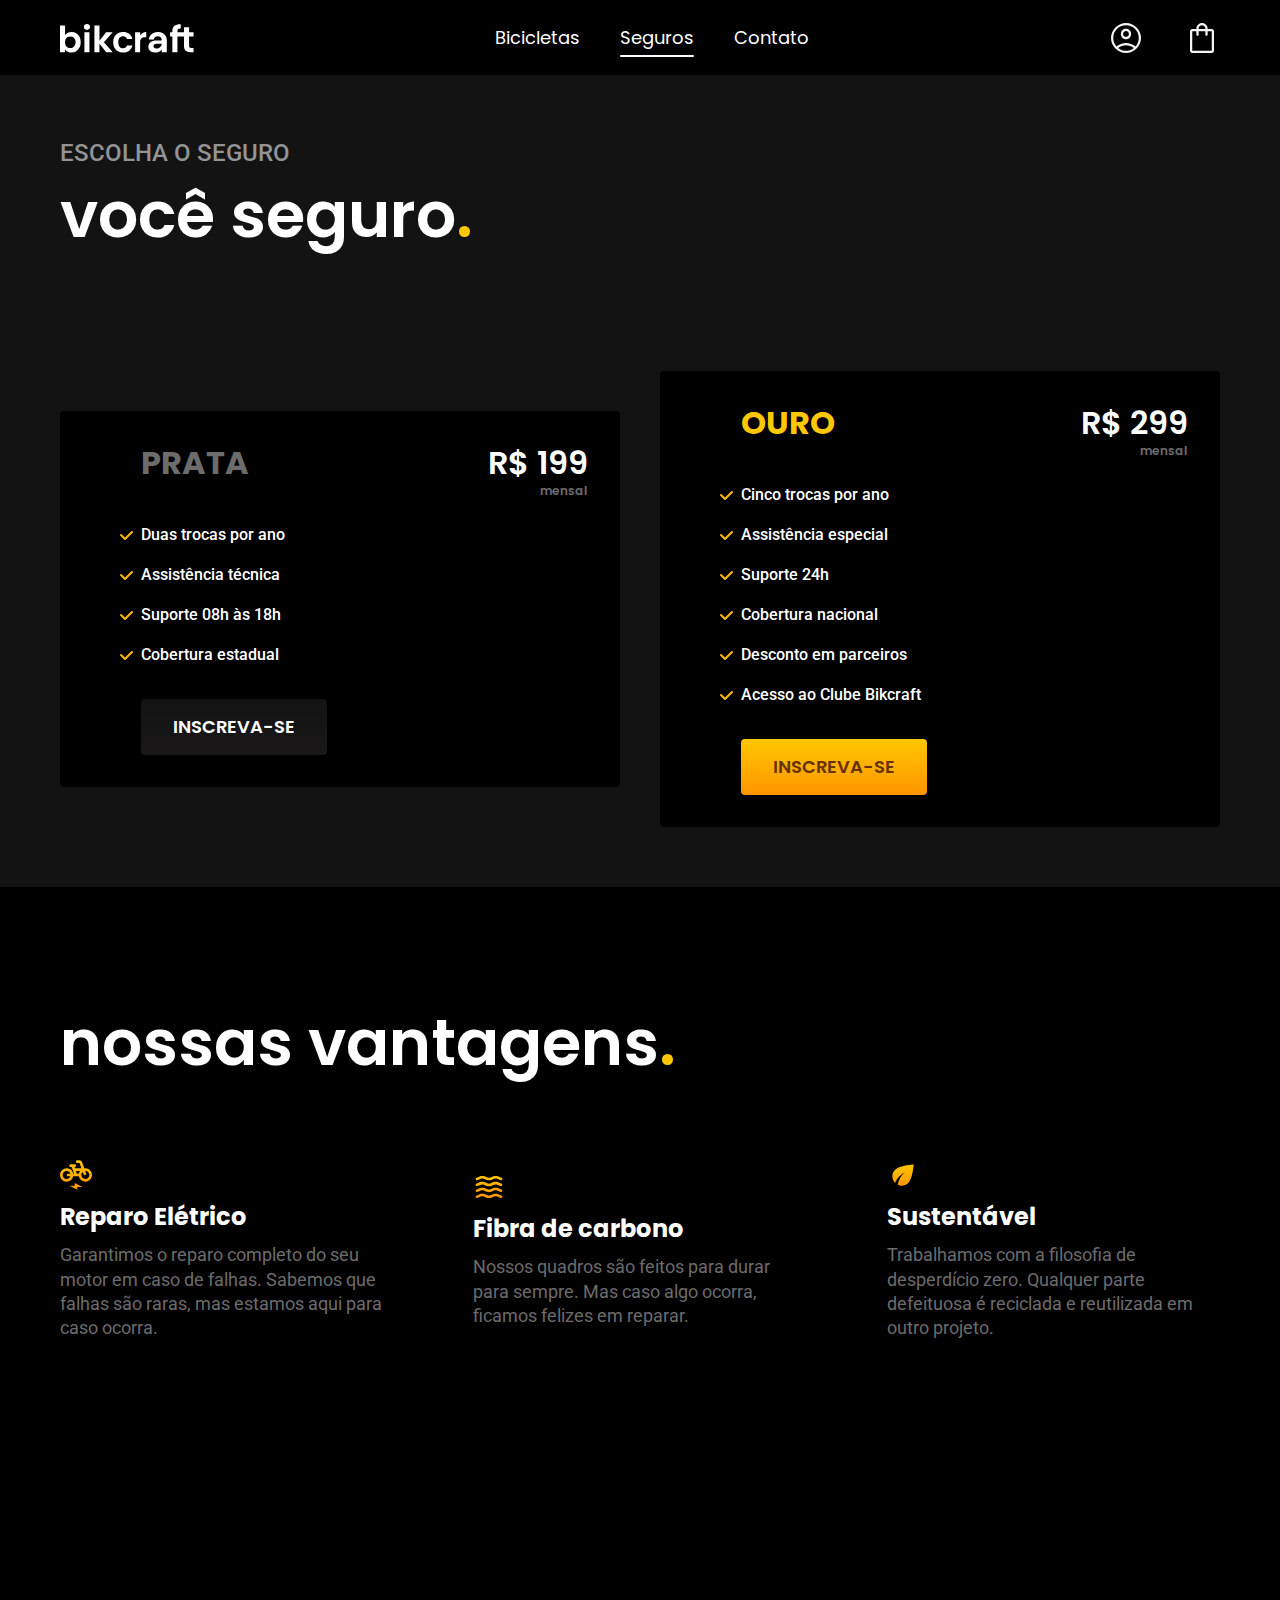
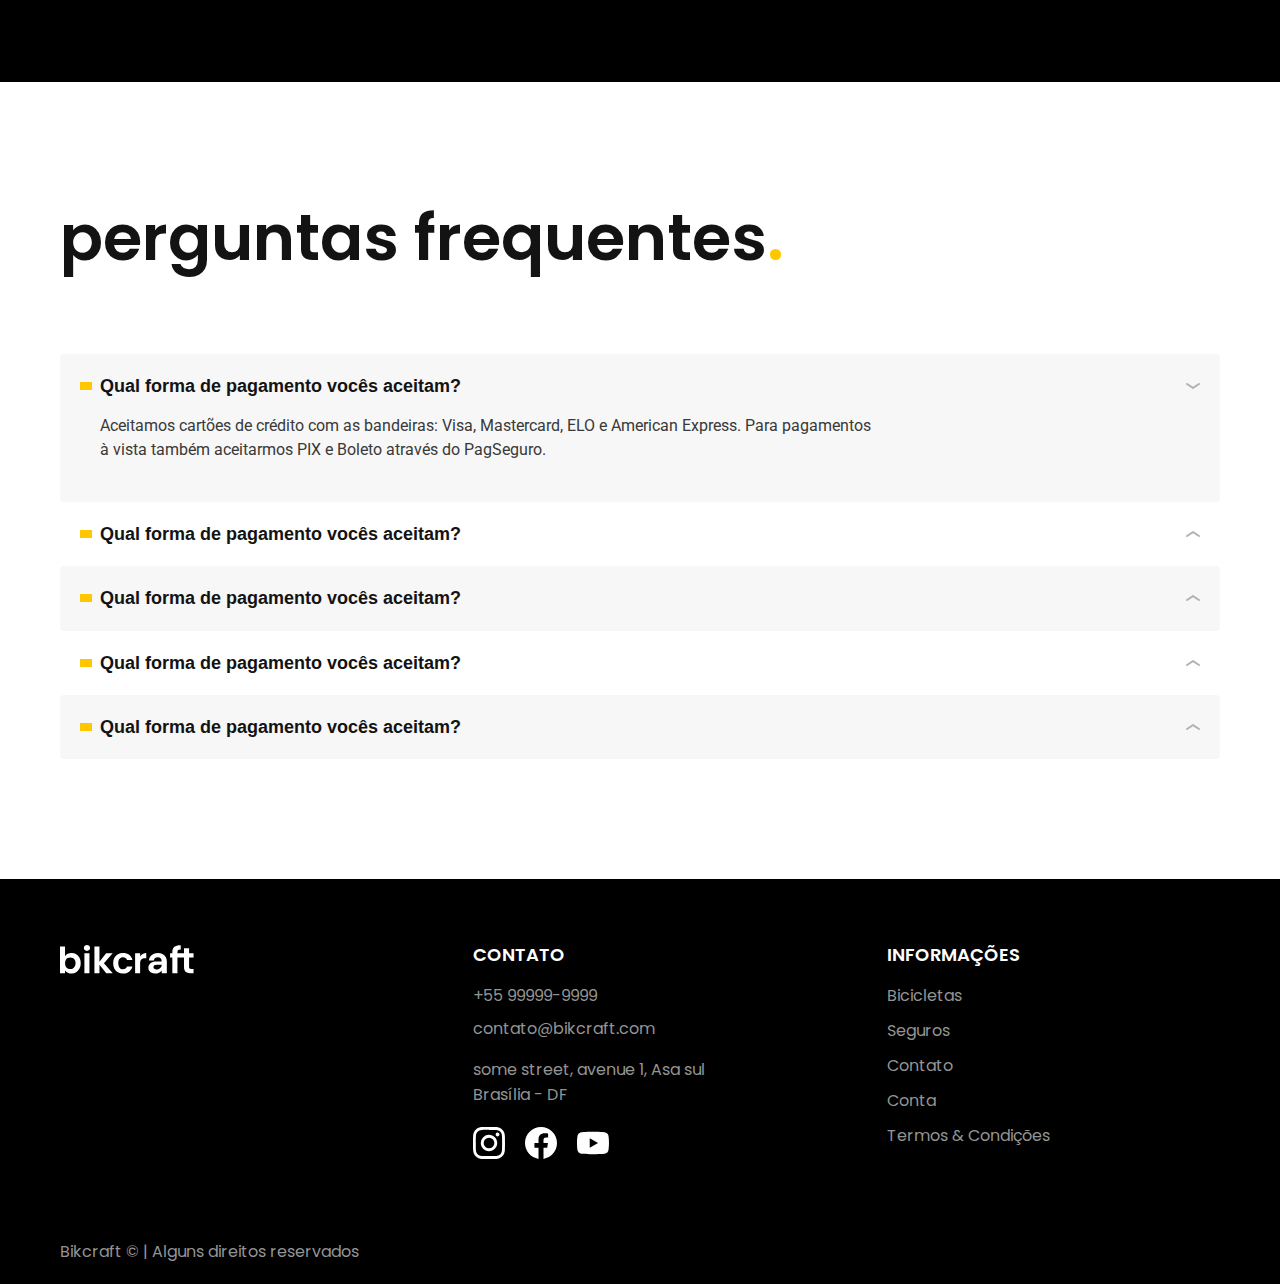
<file: seguros.html>
<!DOCTYPE html>
<html lang="pt-br">

<head>
    <meta charset="UTF-8">
    <meta http-equiv="X-UA-Compatible" content="IE=edge">
    <meta name="viewport" content="width=device-width, initial-scale=1.0">
    <meta name="description" content=".">
    <title>Seguros | Bikcraft</title>
    <link rel="icon" href="./favicon.svg" type="image/svg+xml">
    <link rel="preload" href="./css/style.min.css" as="style">
    <link rel="stylesheet" href="./css/style.min.css">

    <link rel="preconnect" href="https://fonts.googleapis.com">
    <link rel="preconnect" href="https://fonts.gstatic.com" crossorigin>
    <link href="https://fonts.googleapis.com/css2?family=Poppins:wght@400;600&family=Roboto:wght@400;500&display=swap" rel="stylesheet">
    <link rel="preconnect" href="https://fonts.googleapis.com">
    <link rel="preconnect" href="https://fonts.gstatic.com" crossorigin>
    <link href="https://fonts.googleapis.com/css2?family=Poppins:wght@400;600&family=Roboto:wght@400;500&display=swap" rel="stylesheet">
    <script>document.documentElement.classList.add("js")</script>
</head>

<body>
    <header class="header-bg">
        <div class="header container">
            <a href="/index.html" class="logo">
                <img src="/img/bikcraft.svg" alt="Bikcraft">
            </a>
            <nav class="header-menu" aria-label="primary">
                <ul class="clr-c0">
                    <li><a href="/bicicletas.html">Bicicletas</a></li>
                    <li><a href="/seguros.html">Seguros</a></li>
                    <li><a href="/contato.html">Contato</a></li>
                </ul>
            </nav>
            <nav class="header-login" aria-label="login">
                <a href="#">
                    <img src="/img/account.svg" alt="">
                </a>
                <a href="#">
                    <img src="/img/cart.svg" alt="">
                </a>
            </nav>
            <button class="hamburger">
                <div class="bar"></div>
            </button>
        </div>
    </header>
    <nav class="mobile-nav">
        <ul class="clr-c0">
            <li><a href="/bicicletas.html"><img src="/img/icones/eletrica.svg" alt="">Bicicletas</a></li>
            <li><a href="/seguros.html"><img src="/img/icones/seguro.svg" alt="">Seguros</a></li>
            <li><a href="/contato.html"><img src="/img/icones/telefone.svg" alt="" id="phone">Contato</a></li>
            <li><a href="#"><img src="/img/icones/account-icon.svg" alt="">Minha Conta</a></li>
            <li><a href="#"><img src="/img/icones/cart-icon.svg" alt="">Carrinho</a></li>
        </ul>
    </nav>

    <main>
        <div class="title-bg">
            <div class="title container">
                <p class="font-2-l-t clr-c4 mg-b-8">escolha o seguro</p>
                <h1 class="font-1-xxl clr-c0">você seguro<span class="clr-p1">.</span></h1>
            </div>
        </div>
        <div class="seguros-bg">
            <div class="seguros container">
                <div class="seguros-item fadeInLeft" data-anime="200">
                    <h2 class="font-1-xl clr-c6 mg-b-40">prata</h2>
                    <span class="font-1-xl clr-c0">R$ 199<span class="font-1-xs clr-c6">mensal</span></span>
                    <ul class="font-2-s clr-c0 mg-b-32">
                        <li>Duas trocas por ano</li>
                        <li>Assistência técnica</li>
                        <li>Suporte 08h às 18h</li>
                        <li>Cobertura estadual</li>
                    </ul>
                    <a href="./orcamento.html?tipo=seguro&produto=prata" class="btn secondary mg-b-32">inscreva-se</a>
                </div>
                <div class="seguros-item fadeInRight" data-anime="400">
                    <h2 class="font-1-xl clr-p1 mg-b-40">ouro</h2>
                    <span class="font-1-xl clr-c0">R$ 299<span class="font-1-xs clr-c6">mensal</span></span>
                    <ul class="font-2-s clr-c0 mg-b-32">
                        <li>Cinco trocas por ano</li>
                        <li>Assistência especial</li>
                        <li>Suporte 24h</li>
                        <li>Cobertura nacional</li>
                        <li>Desconto em parceiros</li>
                        <li>Acesso ao Clube Bikcraft</li>
                    </ul>
                    <a href="./orcamento.html?tipo=seguro&produto=ouro" class="btn mg-b-32">inscreva-se</a>
                </div>
            </div>
        </div>
    </main>
    <article aria-label="vantagens seguros" class="vantagens-bg">
        <div class="vantagens container">
            <h2 class="font-1-xxl clr-c0 mg-b-80">nossas vantagens<span class="clr-p1">.</span></h2>
            <ul class="vantagens-item">
                <li class="fadeInLeft" data-anime="200">
                    <img src="/img/icones/eletrica.svg" alt="">
                    <h3 class="font-1-l clr-c0">Reparo Elétrico</h3>
                    <p class="font-2-m clr-c6">Garantimos o reparo completo do seu motor em caso de falhas. Sabemos que falhas são raras, mas estamos aqui para caso ocorra.</p>
                </li>

                <li class="fadeInLeft" data-anime="200">
                    <img src="/img/icones/carbono.svg" alt="">
                    <h3 class="font-1-l clr-c0">Fibra de carbono</h3>
                    <p class="font-2-m clr-c6">Nossos quadros são feitos para durar para sempre. Mas caso algo ocorra, ficamos felizes em reparar.</p>
                </li>
                <li class="fadeInLeft" data-anime="200">
                    <img src="/img/icones/sustentavel.svg" alt="">
                    <h3 class="font-1-l clr-c0">Sustentável</h3>
                    <p class="font-2-m clr-c6">Trabalhamos com a filosofia de desperdício zero. Qualquer parte defeituosa é reciclada e reutilizada em outro projeto.</p>
                </li>
                <li class="fadeInRight" data-anime="800">
                    <img src="/img/icones/eletrica.svg" alt="">
                    <h3 class="font-1-l clr-c0">Reparo Elétrico</h3>
                    <p class="font-2-m clr-c6">Garantimos o reparo completo do seu motor em caso de falhas. Sabemos que falhas são raras, mas estamos aqui para caso ocorra.</p>
                </li>
                <li class="fadeInRight" data-anime="800">
                    <img src="/img/icones/carbono.svg" alt="">
                    <h3 class="font-1-l clr-c0">Fibra de carbono</h3>
                    <p class="font-2-m clr-c6">Nossos quadros são feitos para durar para sempre. Mas caso algo ocorra, ficamos felizes em reparar.</p>
                </li>
                <li class="fadeInRight" data-anime="800">
                    <img src="/img/icones/sustentavel.svg" alt="">
                    <h3 class="font-1-l clr-c0">Sustentável</h3>
                    <p class="font-2-m clr-c6">Trabalhamos com a filosofia de desperdício zero. Qualquer parte defeituosa é reciclada e reutilizada em outro projeto.</p>
                </li>
            </ul>
        </div>
    </article>

    <article class="perguntas container">
        <h2 class="font-1-xxl clr-c11 mg-b-80">perguntas frequentes<span class="clr-p1">.</span></h2>
        <dl>
            <div class="perguntas-item">
                <dt><button class="font-1-m clr-c11 mg-b-16" aria-controls="pergunta1" aria-expanded="true">Qual forma de pagamento vocês aceitam?</button></dt>
                <dd class="font-2-s clr-c9 mg-b-20 activate" id="pergunta1">
                    Aceitamos cartões de crédito com as bandeiras: Visa, Mastercard, ELO e American Express. Para pagamentos à vista também aceitarmos PIX e Boleto através do PagSeguro.
                </dd>
            </div>
            <div class="perguntas-item">
                <dt><button class="font-1-m clr-c11 mg-b-16" aria-controls="pergunta2" aria-expanded="false">Qual forma de pagamento vocês aceitam?</button></dt>
                <dd class="font-2-s clr-c9 mg-b-20" id="pergunta2">
                    Aceitamos cartões de crédito com as bandeiras: Visa, Mastercard, ELO e American Express. Para pagamentos à vista também aceitarmos PIX e Boleto através do PagSeguro.
                </dd>
            </div>
            <div class="perguntas-item">
                <dt><button class="font-1-m clr-c11 mg-b-16" aria-controls="pergunta3" aria-expanded="false">Qual forma de pagamento vocês aceitam?</button></dt>
                <dd class="font-2-s clr-c9 mg-b-20" id="pergunta3">
                    Aceitamos cartões de crédito com as bandeiras: Visa, Mastercard, ELO e American Express. Para pagamentos à vista também aceitarmos PIX e Boleto através do PagSeguro.
                </dd>
            </div>
            <div class="perguntas-item">
                <dt><button class="font-1-m clr-c11 mg-b-16" aria-controls="pergunta4" aria-expanded="false">Qual forma de pagamento vocês aceitam?</button></dt>
                <dd class="font-2-s clr-c9 mg-b-20" id="pergunta4">
                    Aceitamos cartões de crédito com as bandeiras: Visa, Mastercard, ELO e American Express. Para pagamentos à vista também aceitarmos PIX e Boleto através do PagSeguro.
                </dd>
            </div>
            <div class="perguntas-item">
                <dt><button class="font-1-m clr-c11 mg-b-16" aria-controls="pergunta5" aria-expanded="false">Qual forma de pagamento vocês aceitam?</button></dt>
                <dd class="font-2-s clr-c9 mg-b-20" id="pergunta5">
                    Aceitamos cartões de crédito com as bandeiras: Visa, Mastercard, ELO e American Express. Para pagamentos à vista também aceitarmos PIX e Boleto através do PagSeguro.
                </dd>
            </div>
        </dl>
    </article>

    <footer class="footer-bg">
        <div class="footer container clr-c4">
            <div class="footer-logo">
                <a href="/index.html" class="logo">
                    <img src="/img/bikcraft.svg" alt="Bikcraft">
                </a>
            </div>
            <div class="footer-contact">
                <h3 class="font-1-m clr-c0 mg-b-16">contato</h3>
                <ul class="mg-b-20">
                    <li class="mg-b-8"><a href="tel:+5521999999999">+55 99999-9999</a></li>
                    <li><a href="mailto:contato@bikcraft.com">contato@bikcraft.com</a></li>
                    <li><a href="https://goo.gl/maps/gZHs74DMGPES5pXj9">some street, avenue 1, Asa sul<span>Brasília - DF</span></a></li>
                </ul>
                <div class="footer-social">
                    <a href="#">
                        <img src="/img/redes/instagram.svg" alt="">
                    </a>
                    <a href="#">
                        <img src="/img/redes/facebook.svg" alt="">
                    </a>
                    <a href="#">
                        <img src="/img/redes/youtube.svg" alt="">
                    </a>
                </div>
            </div>
            <div class="footer-info">
                <h3 class="font-1-m clr-c0 mg-b-16">informações</h3>
                <ul>
                    <li><a href="bicicletas.html">bicicletas</a></li>
                    <li><a href="seguros.html">seguros</a></li>
                    <li><a href="#">contato</a></li>
                    <li><a href="#">conta</a></li>
                    <li><a href="termos.html">termos & condições</a></li>
                </ul>
            </div>
            <p class="footer-copy mg-b-20">Bikcraft © | Alguns direitos reservados</p>
        </div>
    </footer>

    <script src="./js/plugins/simple-anime.js"></script>
    <script src="./js/main.js"></script>
</body>

</html>
</file>
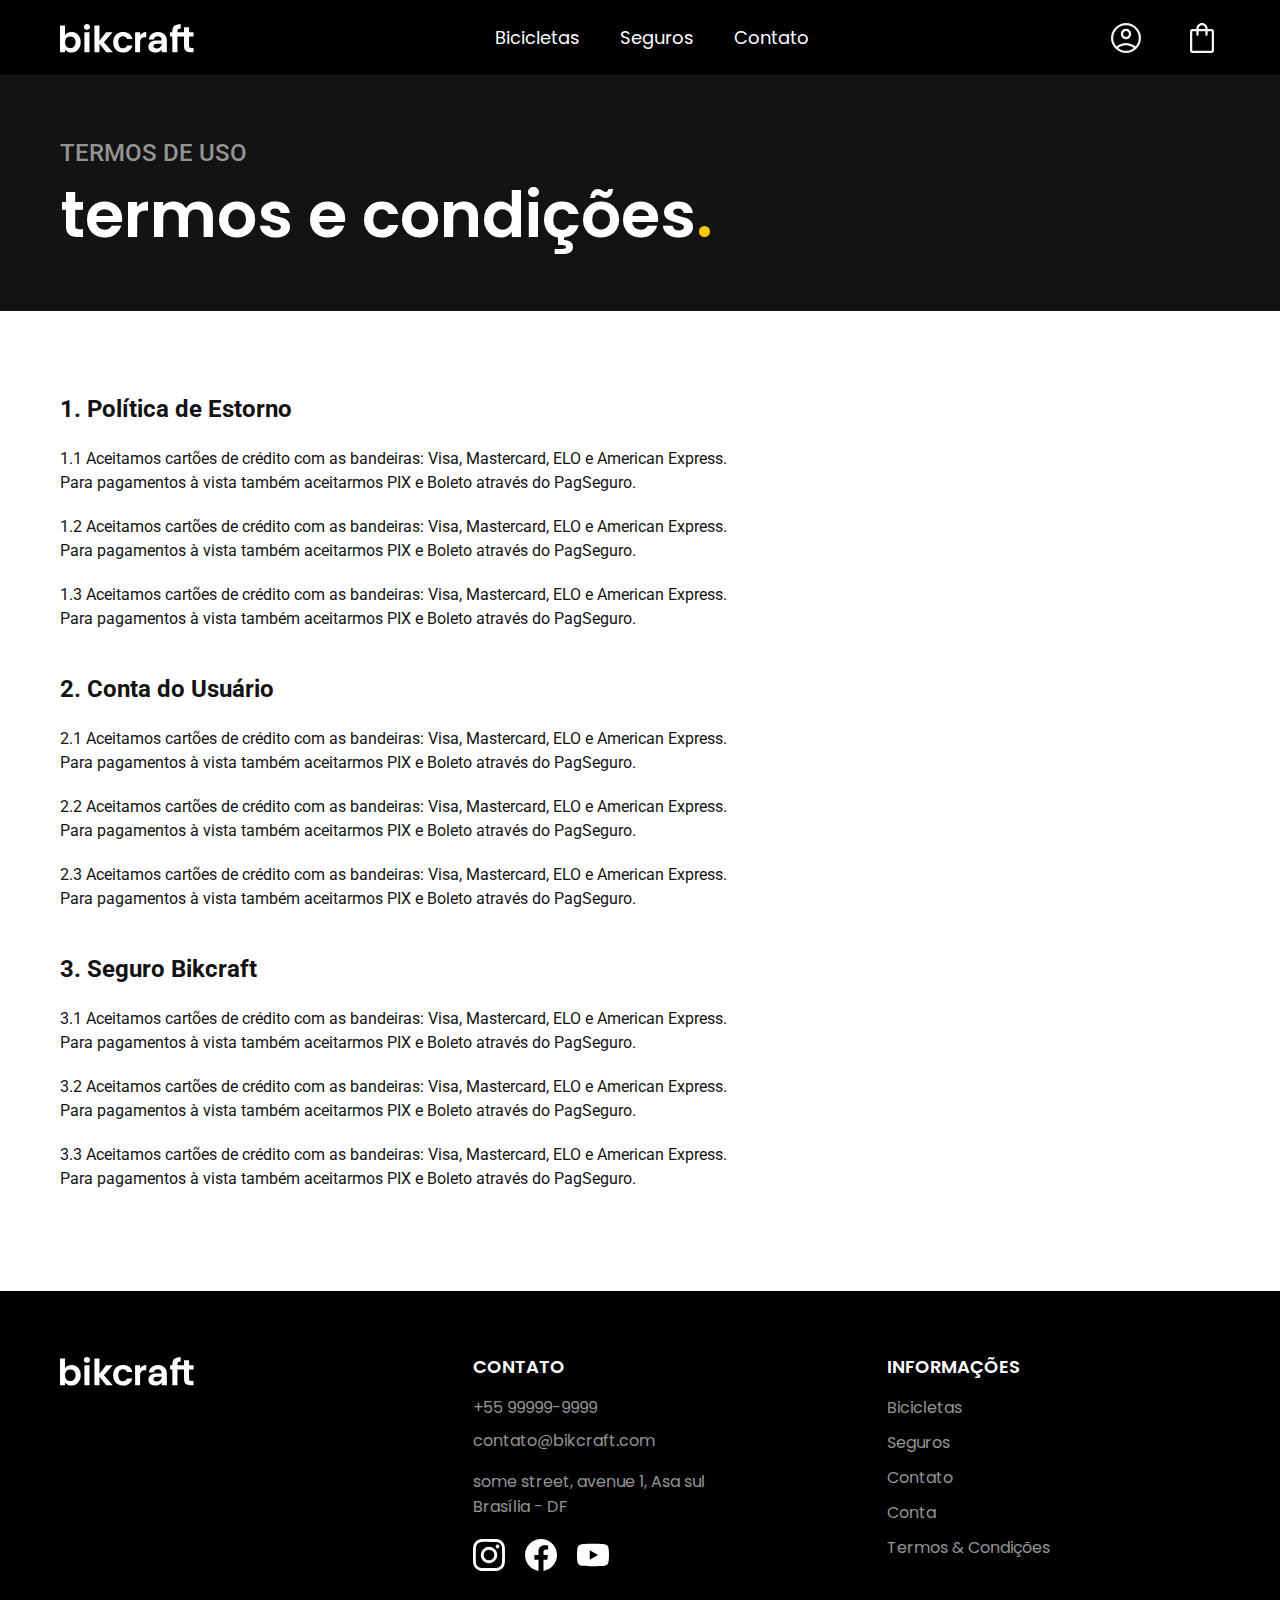
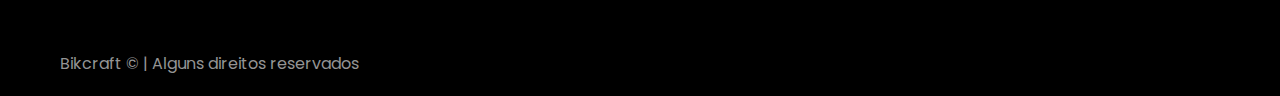
<file: termos.html>
<!DOCTYPE html>
<html lang="pt-br">

<head>
    <meta charset="UTF-8">
    <meta http-equiv="X-UA-Compatible" content="IE=edge">
    <meta name="viewport" content="width=device-width, initial-scale=1.0">
    <meta name="description" content="Termos e condições.">
    <title>Termos e Condições | Bikcraft</title>
    <link rel="icon" href="./favicon.svg" type="image/svg+xml">
    <link rel="preload" href="./css/style.min.css" as="style">
    <link rel="stylesheet" href="./css/style.min.css">

    <link rel="preconnect" href="https://fonts.googleapis.com">
    <link rel="preconnect" href="https://fonts.gstatic.com" crossorigin>
    <link href="https://fonts.googleapis.com/css2?family=Poppins:wght@400;600&family=Roboto:wght@400;500&display=swap" rel="stylesheet">
    <link rel="preconnect" href="https://fonts.googleapis.com">
    <link rel="preconnect" href="https://fonts.gstatic.com" crossorigin>
    <link href="https://fonts.googleapis.com/css2?family=Poppins:wght@400;600&family=Roboto:wght@400;500&display=swap" rel="stylesheet">
    <script>document.documentElement.classList.add("js")</script>
</head>

<body>
    <header class="header-bg">
        <div class="header container">
            <a href="/index.html" class="logo">
                <img src="/img/bikcraft.svg" alt="Bikcraft">
            </a>
            <nav class="header-menu" aria-label="primary">
                <ul class="clr-c0">
                    <li><a href="/bicicletas.html">Bicicletas</a></li>
                    <li><a href="/seguros.html">Seguros</a></li>
                    <li><a href="/contato.html">Contato</a></li>
                </ul>
            </nav>
            <nav class="header-login" aria-label="login">
                <a href="#">
                    <img src="/img/account.svg" alt="">
                </a>
                <a href="#">
                    <img src="/img/cart.svg" alt="">
                </a>
            </nav>
            <button class="hamburger">
                <div class="bar"></div>
            </button>
        </div>
    </header>
    <nav class="mobile-nav">
        <ul class="clr-c0">
            <li><a href="/bicicletas.html"><img src="/img/icones/eletrica.svg" alt="">Bicicletas</a></li>
            <li><a href="/seguros.html"><img src="/img/icones/seguro.svg" alt="">Seguros</a></li>
            <li><a href="/contato.html"><img src="/img/icones/telefone.svg" alt="" id="phone">Contato</a></li>
            <li><a href="#"><img src="/img/icones/account-icon.svg" alt="">Minha Conta</a></li>
            <li><a href="#"><img src="/img/icones/cart-icon.svg" alt="">Carrinho</a></li>
        </ul>
    </nav>

    <main>
        <div class="title-bg">
            <div class="title container">
                <p class="font-2-l-t clr-c4 mg-b-8">termos de uso</p>
                <h1 class="font-1-xxl clr-c0">termos e condições<span class="clr-p1">.</span></h1>
            </div>
        </div>
        <div class="termos font-2-s container">
            <h2 class="font-1-l clr-c11 mg-b-20">1. Política de Estorno</h2>
            <p>1.1 Aceitamos cartões de crédito com as bandeiras: Visa, Mastercard, ELO e American Express. Para pagamentos à vista também aceitarmos PIX e Boleto através do PagSeguro.</p>
            <p>1.2 Aceitamos cartões de crédito com as bandeiras: Visa, Mastercard, ELO e American Express. Para pagamentos à vista também aceitarmos PIX e Boleto através do PagSeguro.</p>
            <p>1.3 Aceitamos cartões de crédito com as bandeiras: Visa, Mastercard, ELO e American Express. Para pagamentos à vista também aceitarmos PIX e Boleto através do PagSeguro.</p>
            <h2 class="font-1-l clr-c11 mg-b-20">2. Conta do Usuário</h2>
            <p>2.1 Aceitamos cartões de crédito com as bandeiras: Visa, Mastercard, ELO e American Express. Para pagamentos à vista também aceitarmos PIX e Boleto através do PagSeguro.</p>
            <p>2.2 Aceitamos cartões de crédito com as bandeiras: Visa, Mastercard, ELO e American Express. Para pagamentos à vista também aceitarmos PIX e Boleto através do PagSeguro.</p>
            <p>2.3 Aceitamos cartões de crédito com as bandeiras: Visa, Mastercard, ELO e American Express. Para pagamentos à vista também aceitarmos PIX e Boleto através do PagSeguro.</p>
            <h2 class="font-1-l clr-c11 mg-b-20">3. Seguro Bikcraft</h2>
            <p>3.1 Aceitamos cartões de crédito com as bandeiras: Visa, Mastercard, ELO e American Express. Para pagamentos à vista também aceitarmos PIX e Boleto através do PagSeguro.</p>
            <p>3.2 Aceitamos cartões de crédito com as bandeiras: Visa, Mastercard, ELO e American Express. Para pagamentos à vista também aceitarmos PIX e Boleto através do PagSeguro.</p>
            <p>3.3 Aceitamos cartões de crédito com as bandeiras: Visa, Mastercard, ELO e American Express. Para pagamentos à vista também aceitarmos PIX e Boleto através do PagSeguro.</p>
        </div>
    </main>


    <footer class="footer-bg">
        <div class="footer container clr-c4">
            <div class="footer-logo">
                <a href="/index.html" class="logo">
                    <img src="/img/bikcraft.svg" alt="Bikcraft">
                </a>
            </div>
            <div class="footer-contact">
                <h3 class="font-1-m clr-c0 mg-b-16">contato</h3>
                <ul class="mg-b-20">
                    <li class="mg-b-8"><a href="tel:+5521999999999">+55 99999-9999</a></li>
                    <li><a href="mailto:contato@bikcraft.com">contato@bikcraft.com</a></li>
                    <li><a href="https://goo.gl/maps/gZHs74DMGPES5pXj9">some street, avenue 1, Asa sul<span>Brasília - DF</span></a></li>
                </ul>
                <div class="footer-social">
                    <a href="#">
                        <img src="/img/redes/instagram.svg" alt="">
                    </a>
                    <a href="#">
                        <img src="/img/redes/facebook.svg" alt="">
                    </a>
                    <a href="#">
                        <img src="/img/redes/youtube.svg" alt="">
                    </a>
                </div>
            </div>
            <div class="footer-info">
                <h3 class="font-1-m clr-c0 mg-b-16">informações</h3>
                <ul>
                    <li><a href="bicicletas.html">bicicletas</a></li>
                    <li><a href="seguros.html">seguros</a></li>
                    <li><a href="#">contato</a></li>
                    <li><a href="#">conta</a></li>
                    <li><a href="termos.html">termos & condições</a></li>
                </ul>
            </div>
            <p class="footer-copy mg-b-20">Bikcraft © | Alguns direitos reservados</p>
        </div>
    </footer>

    <script src="./js/main.js"></script>
</body>

</html>
</file>
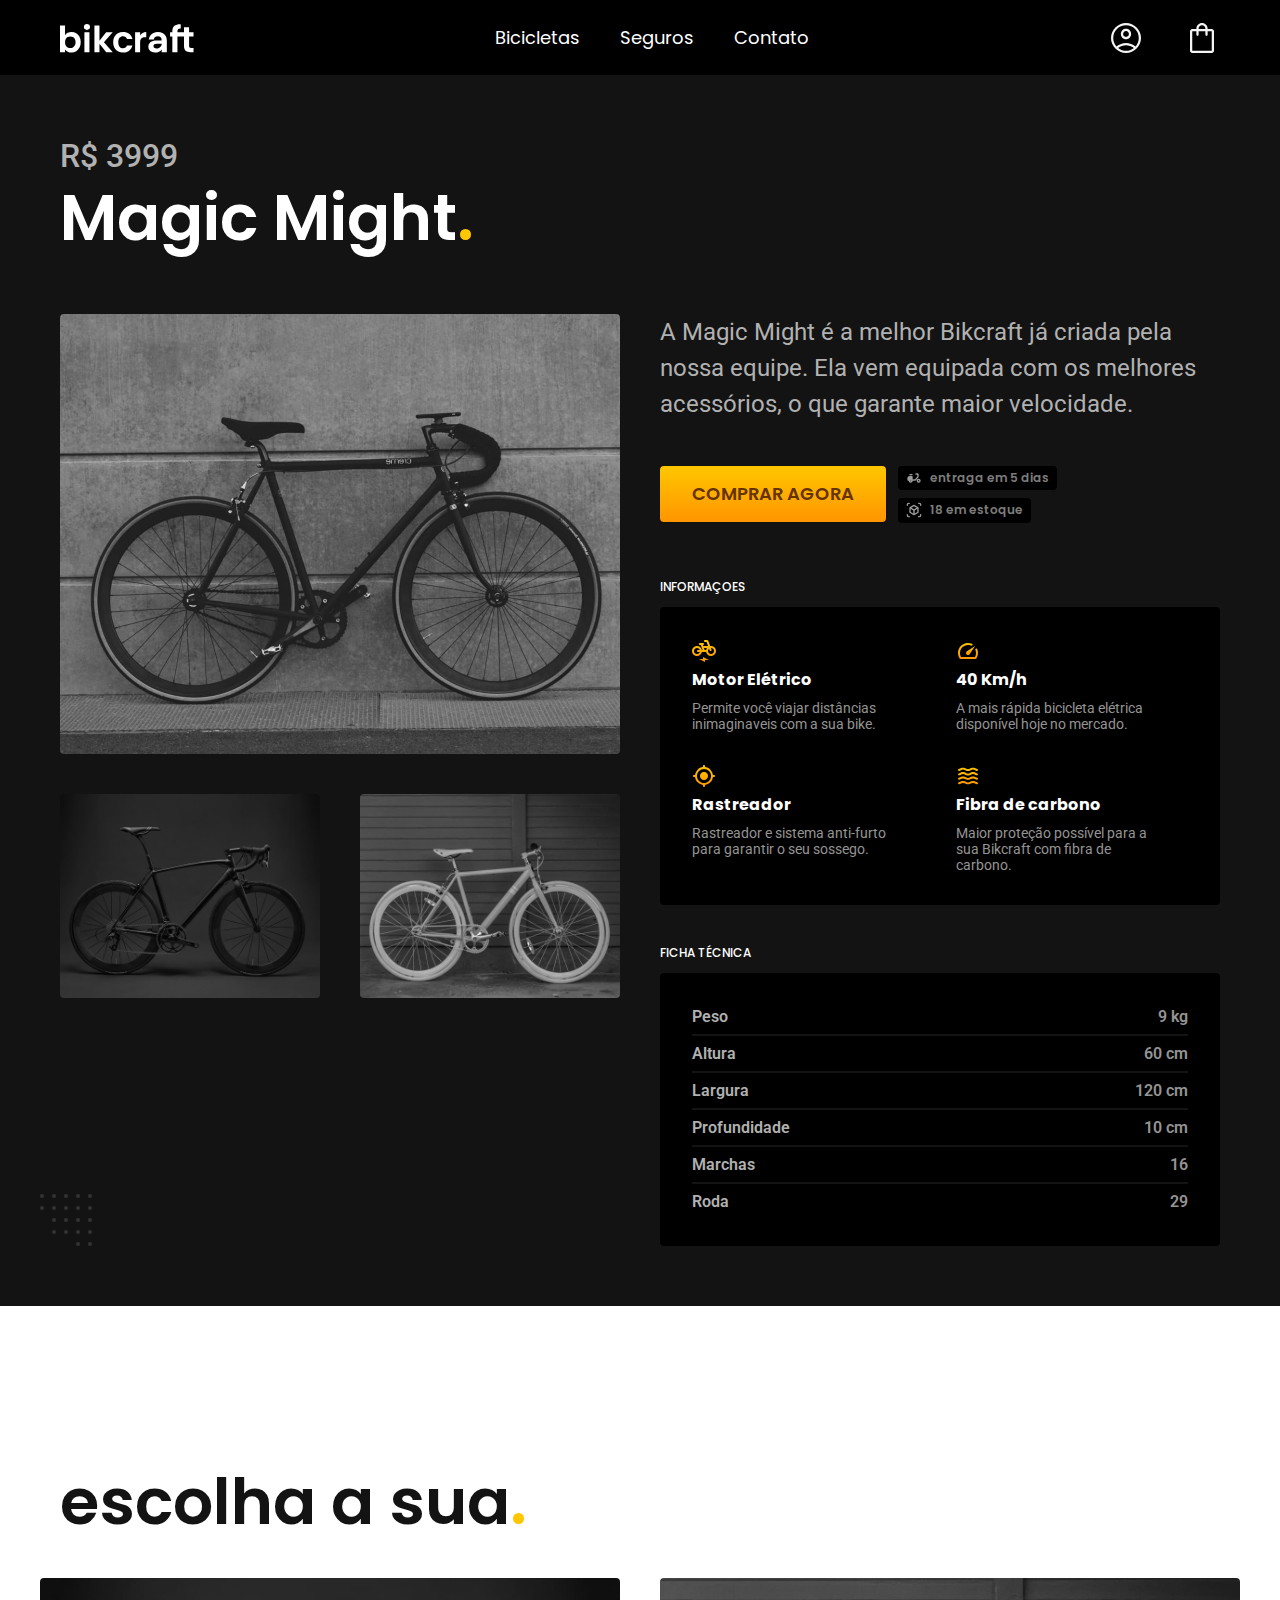
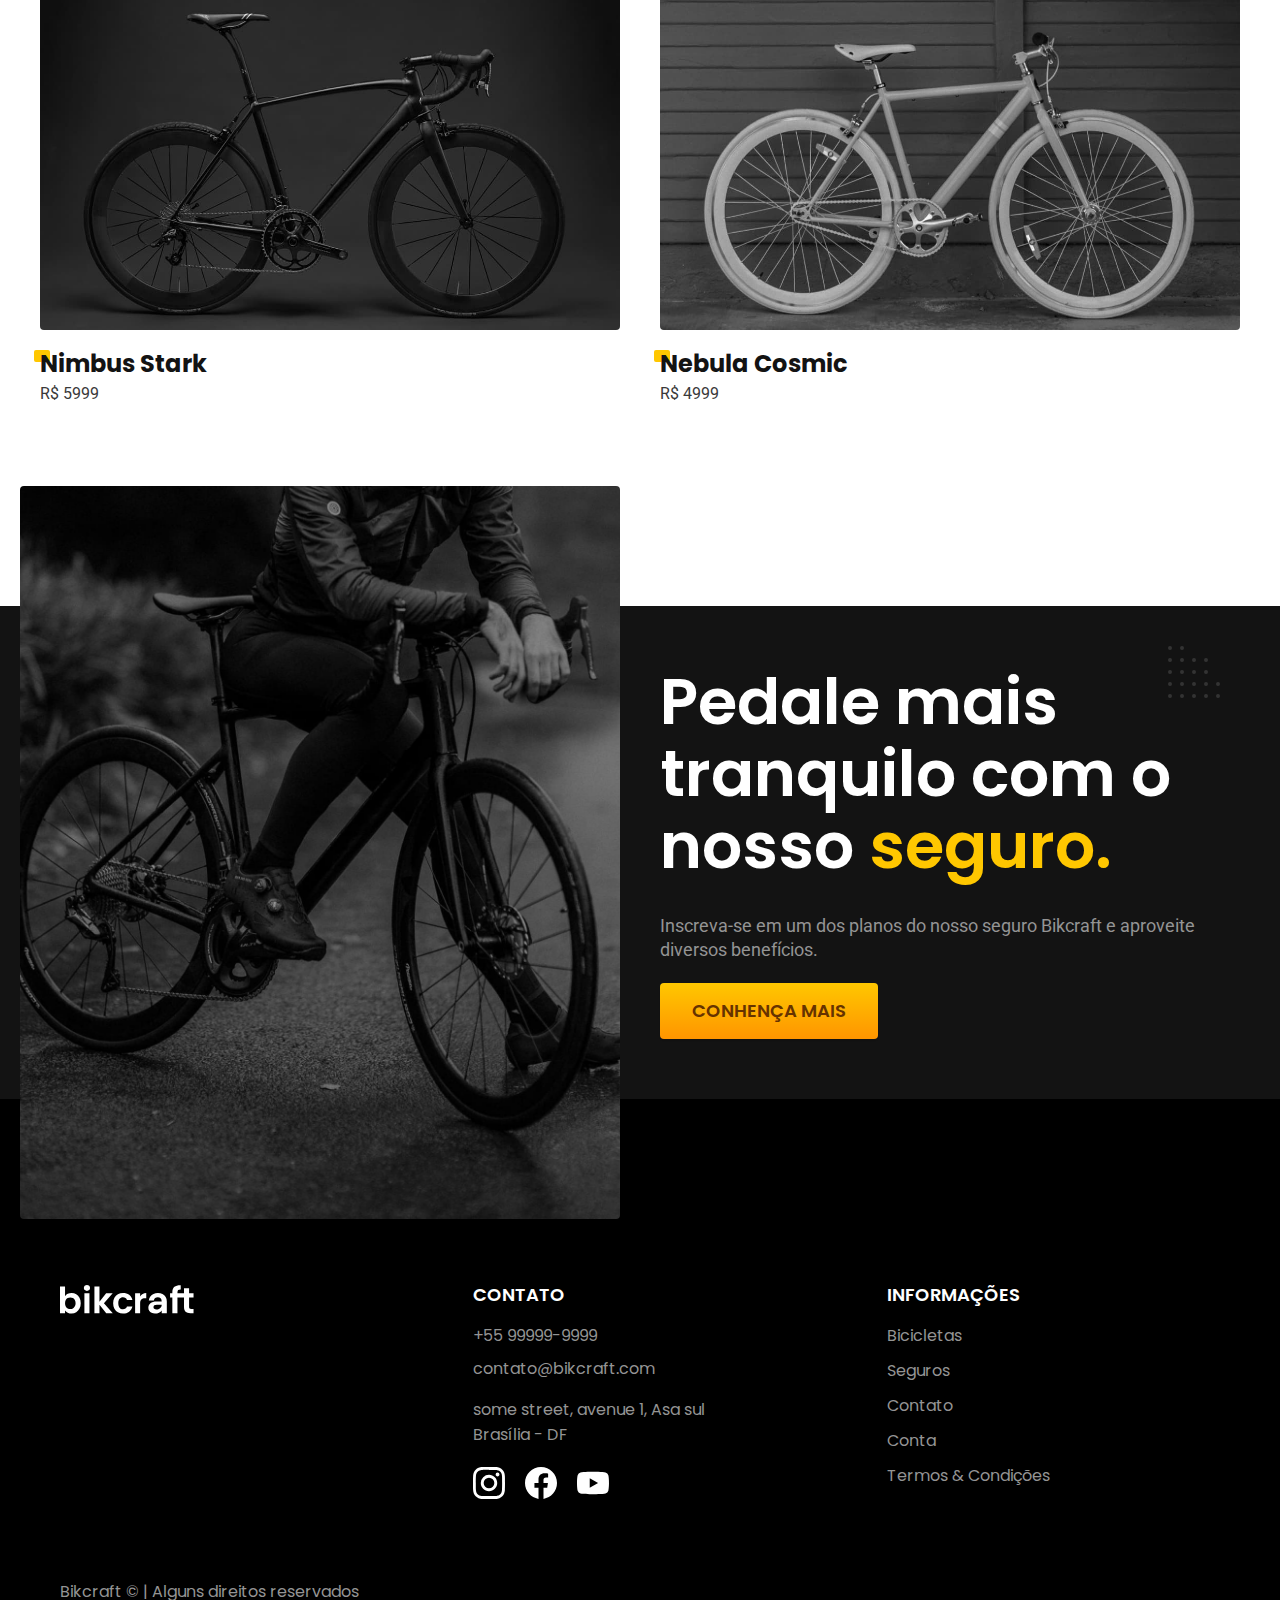
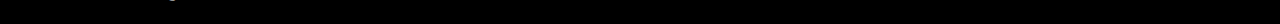
<file: bicicletas/magic.html>
<!DOCTYPE html>
<html lang="pt-br">

<head>
    <meta charset="UTF-8">
    <meta http-equiv="X-UA-Compatible" content="IE=edge">
    <meta name="viewport" content="width=device-width, initial-scale=1.0">
    <meta name="description" content=".">
    <title>Magic Mitght | Bikcraft</title>
    <link rel="icon" href="../favicon.svg" type="image/svg+xml">
    <link rel="preload" href="../css/style.min.css" as="style">
    <link rel="stylesheet" href="../css/style.min.css">


    <link rel="preconnect" href="https://fonts.googleapis.com">
    <link rel="preconnect" href="https://fonts.gstatic.com" crossorigin>
    <link href="https://fonts.googleapis.com/css2?family=Poppins:wght@400;600&family=Roboto:wght@400;500&display=swap" rel="stylesheet">
    <link rel="preconnect" href="https://fonts.googleapis.com">
    <link rel="preconnect" href="https://fonts.gstatic.com" crossorigin>
    <link href="https://fonts.googleapis.com/css2?family=Poppins:wght@400;600&family=Roboto:wght@400;500&display=swap" rel="stylesheet">
    <script>document.documentElement.classList.add("js")</script>
</head>

<body id="bicicletas">
    <header class="header-bg">
        <div class="header container">
            <a href="/index.html" class="logo">
                <img src="/img/bikcraft.svg" alt="Bikcraft">
            </a>
            <nav class="header-menu" aria-label="primary">
                <ul class="clr-c0">
                    <li><a href="/bicicletas.html">Bicicletas</a></li>
                    <li><a href="/seguros.html">Seguros</a></li>
                    <li><a href="/contato.html">Contato</a></li>
                </ul>
            </nav>
            <nav class="header-login" aria-label="login">
                <a href="#">
                    <img src="/img/account.svg" alt="">
                </a>
                <a href="#">
                    <img src="/img/cart.svg" alt="">
                </a>
            </nav>
            <button class="hamburger">
                <div class="bar"></div>
            </button>
        </div>
    </header>
    <nav class="mobile-nav">
        <ul class="clr-c0">
            <li><a href="/bicicletas.html"><img src="/img/icones/eletrica.svg" alt="">Bicicletas</a></li>
            <li><a href="/seguros.html"><img src="/img/icones/seguro.svg" alt="">Seguros</a></li>
            <li><a href="/contato.html"><img src="/img/icones/telefone.svg" alt="" id="phone">Contato</a></li>
            <li><a href="#"><img src="/img/icones/account-icon.svg" alt="">Minha Conta</a></li>
            <li><a href="#"><img src="/img/icones/cart-icon.svg" alt="">Carrinho</a></li>
        </ul>
    </nav>

    <main>
        <div class="title-bg">
            <div class="title container">
                <p class="font-2-xl clr-c3 mg-b-4">R$ 3999</p>
                <h1 class="font-1-xxl clr-c0 mg-b-60">Magic Might<span class="clr-p1">.</span></h1>
            </div>
            <div class="product container">
                <div class="product-image">
                    <img src="/img/bicicleta/nimbus2.jpg" alt="">
                    <img src="/img/bicicleta/nimbus1.jpg" alt="">
                    <img src="/img/bicicleta/nimbus3.jpg" alt="">
                </div>
                <div class="product-content">
                    <div class="product-content_info">
                        <p class="font-2-l clr-c3 mg-b-32">A Magic Might é a melhor Bikcraft já criada pela nossa equipe. Ela vem equipada com os melhores acessórios, o que garante maior velocidade.</p>
                        <a href="../orcamento.html?tipo=bikcraft&produto=magic" class="btn">comprar agora</a>
                        <div>
                            <span class="font-1-xs clr-c5">entraga em 5 dias</span>
                            <span class="font-1-xs clr-c5">18 em estoque</span>
                        </div>
                    </div>
                    <div class="table mg-b-40">
                        <h3 class="font-1-xs-m clr-c0">informaçoes</h3>
                        <ul class="table-list info clr-c4">
                            <li>
                                <img src="/img/icones/eletrica.svg" alt="" class="mg-b-4">
                                <h4 class="font-1-s clr-c0 mg-b-8">Motor Elétrico</h4>
                                <p>Permite você viajar distâncias inimaginaveis com a sua bike.</p>
                            </li>
                            <li>
                                <img src="/img/icones/velocidade.svg" alt="" class="mg-b-4">
                                <h4 class="font-1-s clr-c0 mg-b-8">40 Km/h</h4>
                                <p>A mais rápida bicicleta elétrica disponível hoje no mercado.</p>
                            </li>
                            <li>
                                <img src="/img/icones/rastreador.svg" alt="" class="mg-b-4">
                                <h4 class="font-1-s clr-c0 mg-b-8">Rastreador</h4>
                                <p>Rastreador e sistema anti-furto para garantir o seu sossego.</p>
                            </li>
                            <li>
                                <img src="/img/icones/carbono.svg" alt="" class="mg-b-4">
                                <h4 class="font-1-s clr-c0 mg-b-8">Fibra de carbono</h4>
                                <p>Maior proteção possível para a sua Bikcraft com fibra de carbono.</p>
                            </li>
                        </ul>
                    </div>
                    <div class="table">
                        <h3 class="font-1-xs-m clr-c0">ficha técnica</h3>
                        <ul class="table-list tecnica font-2-s-b clr-c2">
                            <li>Peso<span class="clr-c4">9 kg</span></li>
                            <li>Altura<span class="clr-c4">60 cm</span></li>
                            <li>Largura<span class="clr-c4">120 cm</span></li>
                            <li>Profundidade<span class="clr-c4">10 cm</span></li>
                            <li>Marchas<span class="clr-c4">16</span></li>
                            <li>Roda<span class="clr-c4">29</span></li>
                        </ul>
                    </div>
                    <div></div>
                </div>
            </div>
        </div>
    </main>

    <article class="bicicletas-bg" aria-label="bicicletas">
        <div class="bicicletas container">
            <h2 class="container font-1-xxl clr-c11 pd-t-80 mg-b-40">escolha a sua<span class="clr-p1">.</span></h2>
            <div class="bikes">
                <div class="bike">
                    <a href="./nimbus.html">
                        <img src="/img/bicicletas/nimbus.jpg" alt="" class="mg-b-16 ">
                        <h3 class="font-1-l">Nimbus Stark</h3>
                        <p class="font-2-s clr-c9">R$ 5999</p>
                    </a>
                </div>
                <div class="bike">
                    <a href="./nebula.html">
                        <img src="/img/bicicletas/nebula.jpg" alt="" class="mg-b-16 ">
                        <h3 class="font-1-l">Nebula Cosmic</h3>
                        <p class="font-2-s clr-c9">R$ 4999</p>
                    </a>
                </div>
            </div>
        </div>
    </article>

    <article class="seguro-bike-bg">
        <div class="seguro-bike container">
            <div class="seguro-bike-image">
                <img src="../img/fotos/seguros_2.jpg" alt="">
            </div>
            <div class="seguro-bike-content">
                <h2 class="font-1-xxl clr-c0 mg-b-32">Pedale mais tranquilo com o nosso <span class="clr-p1">seguro.</span></h2>
                <p class="font-2-m clr-c4 mg-b-20">Inscreva-se em um dos planos do nosso seguro Bikcraft e aproveite diversos benefícios.</p>
                <a href="../seguros.html" class="btn">conhença mais</a>
            </div>
        </div>

    </article>

    <footer class="footer-bg">
        <div class="footer container clr-c4">
            <div class="footer-logo">
                <a href="/index.html" class="logo">
                    <img src="/img/bikcraft.svg" alt="Bikcraft">
                </a>
            </div>
            <div class="footer-contact">
                <h3 class="font-1-m clr-c0 mg-b-16">contato</h3>
                <ul class="mg-b-20">
                    <li class="mg-b-8"><a href="tel:+5521999999999">+55 99999-9999</a></li>
                    <li><a href="mailto:contato@bikcraft.com">contato@bikcraft.com</a></li>
                    <li><a href="https://goo.gl/maps/gZHs74DMGPES5pXj9">some street, avenue 1, Asa sul<span>Brasília - DF</span></a></li>
                </ul>
                <div class="footer-social">
                    <a href="#">
                        <img src="/img/redes/instagram.svg" alt="">
                    </a>
                    <a href="#">
                        <img src="/img/redes/facebook.svg" alt="">
                    </a>
                    <a href="#">
                        <img src="/img/redes/youtube.svg" alt="">
                    </a>
                </div>
            </div>
            <div class="footer-info">
                <h3 class="font-1-m clr-c0 mg-b-16">informações</h3>
                <ul>
                    <li><a href="../bicicletas.html">bicicletas</a></li>
                    <li><a href="../seguros.html">seguros</a></li>
                    <li><a href="#">contato</a></li>
                    <li><a href="#">conta</a></li>
                    <li><a href="../termos.html">termos & condições</a></li>
                </ul>
            </div>
            <p class="footer-copy mg-b-20">Bikcraft © | Alguns direitos reservados</p>
        </div>
    </footer>

    <script src="../js/main.js"></script>
</body>

</html>
</file>
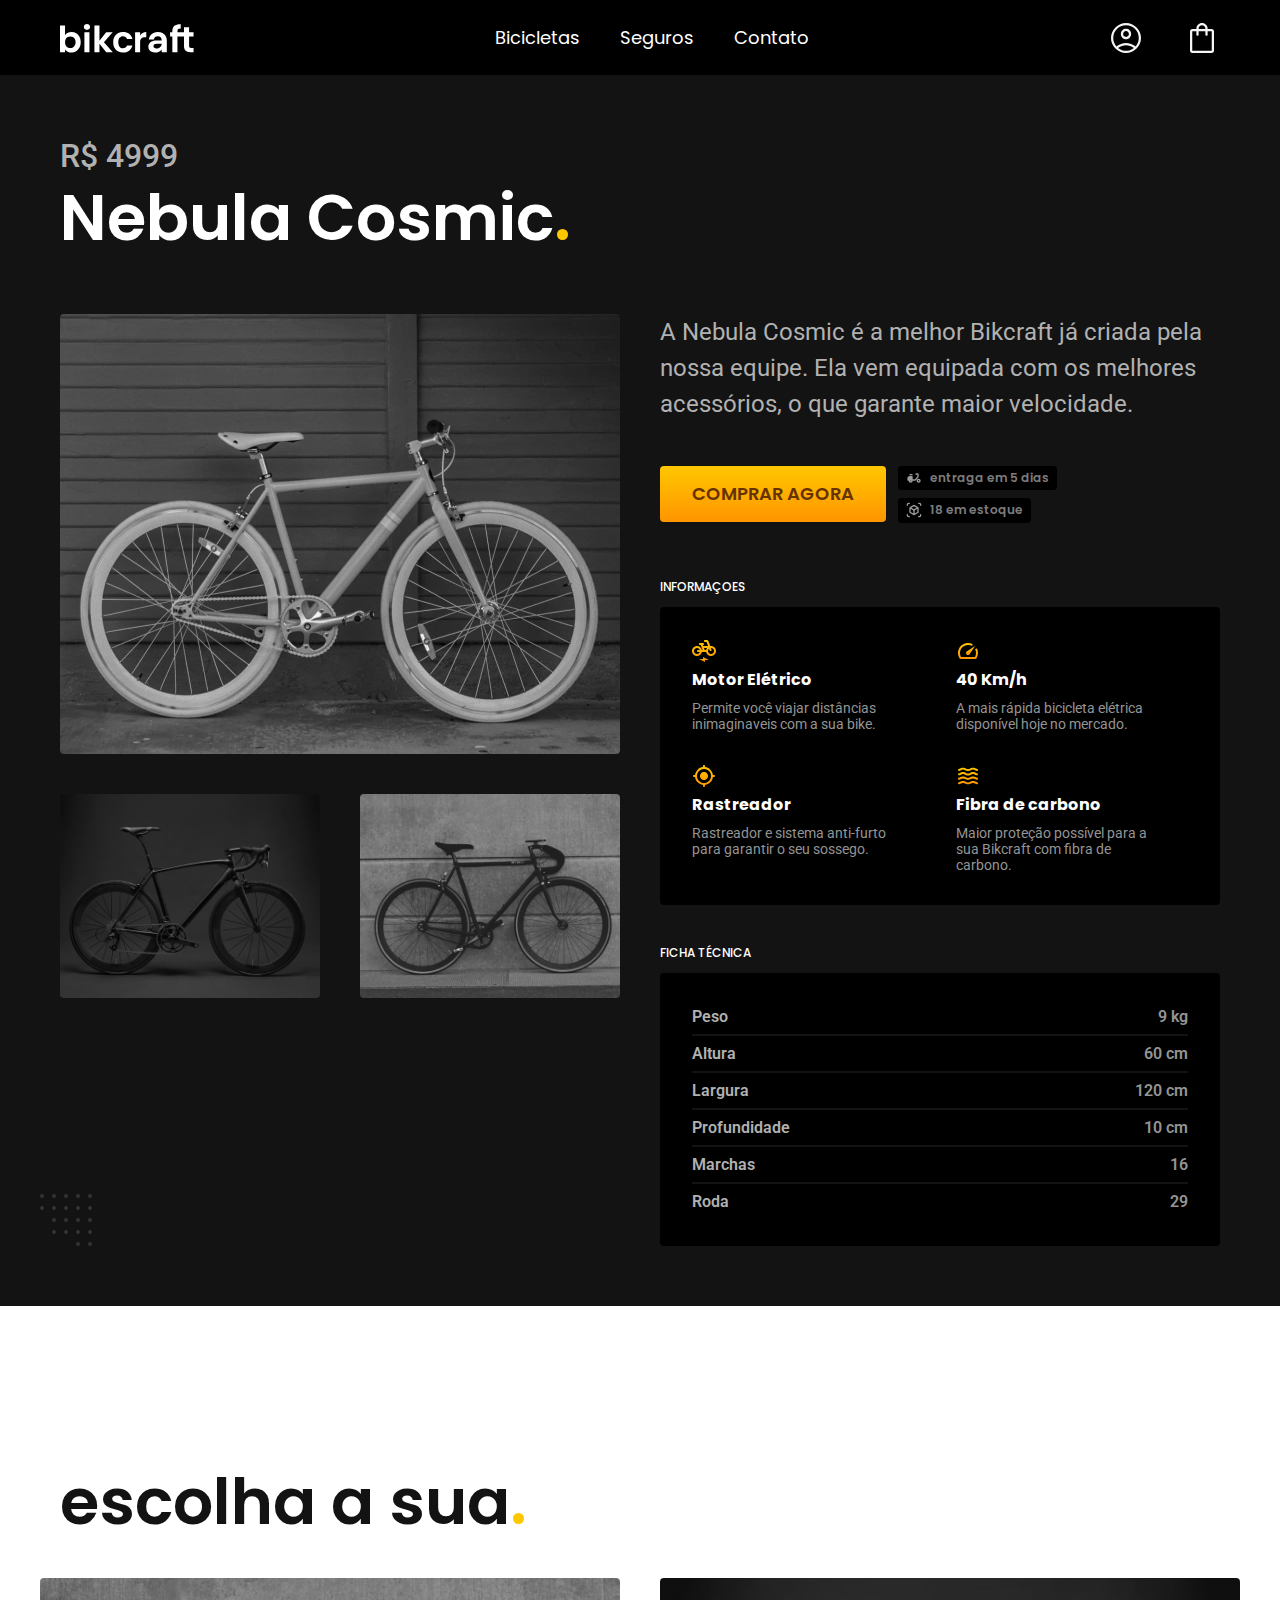
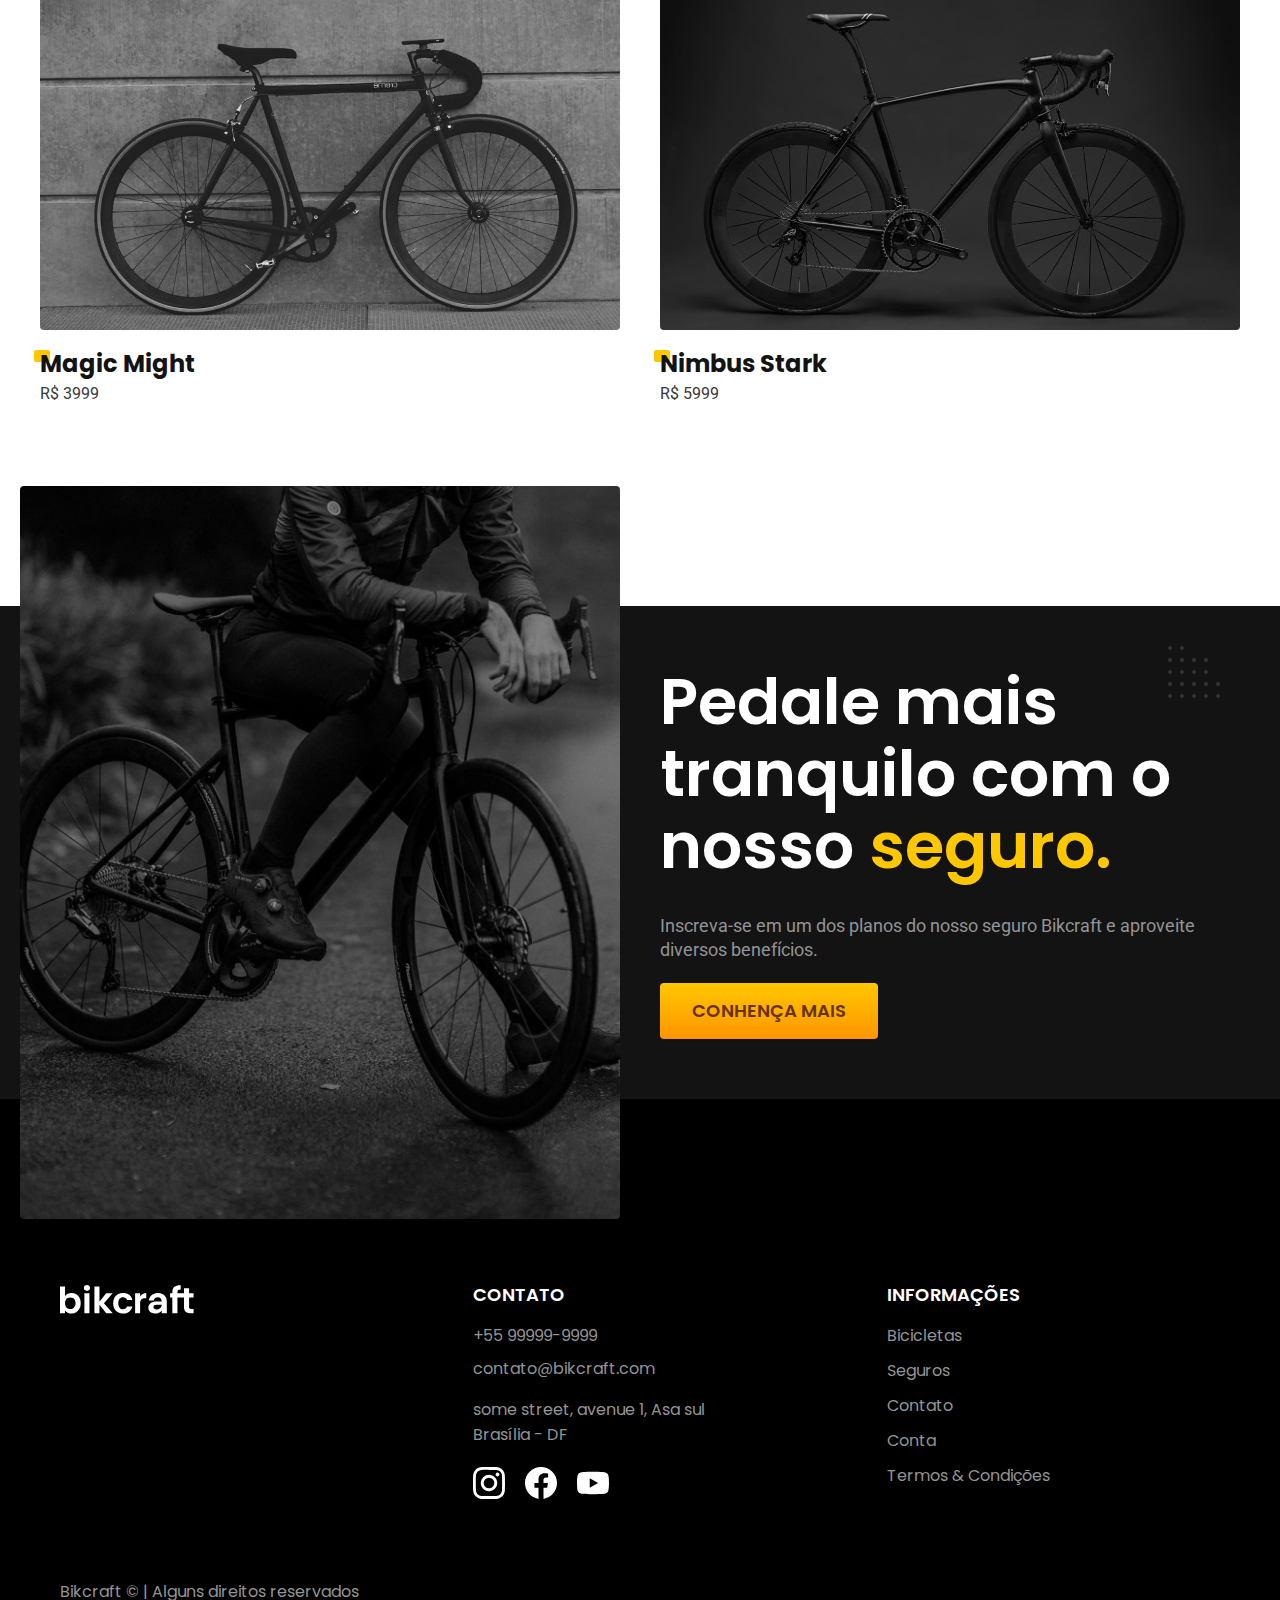
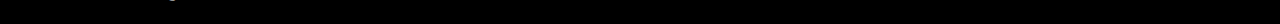
<file: bicicletas/nebula.html>
<!DOCTYPE html>
<html lang="pt-br">

<head>
    <meta charset="UTF-8">
    <meta http-equiv="X-UA-Compatible" content="IE=edge">
    <meta name="viewport" content="width=device-width, initial-scale=1.0">
    <meta name="description" content=".">
    <title>Nebula Cosmic | Bikcraft</title>
    <link rel="icon" href="../favicon.svg" type="image/svg+xml">
    <link rel="preload" href="../css/style.min.css" as="style">
    <link rel="stylesheet" href="../css/style.min.css">

    <link rel="preconnect" href="https://fonts.googleapis.com">
    <link rel="preconnect" href="https://fonts.gstatic.com" crossorigin>
    <link href="https://fonts.googleapis.com/css2?family=Poppins:wght@400;600&family=Roboto:wght@400;500&display=swap" rel="stylesheet">
    <link rel="preconnect" href="https://fonts.googleapis.com">
    <link rel="preconnect" href="https://fonts.gstatic.com" crossorigin>
    <link href="https://fonts.googleapis.com/css2?family=Poppins:wght@400;600&family=Roboto:wght@400;500&display=swap" rel="stylesheet">
    <script>document.documentElement.classList.add("js")</script>
</head>

<body id="bicicletas">
    <header class="header-bg">
        <div class="header container">
            <a href="/index.html" class="logo">
                <img src="/img/bikcraft.svg" alt="Bikcraft">
            </a>
            <nav class="header-menu" aria-label="primary">
                <ul class="clr-c0">
                    <li><a href="/bicicletas.html">Bicicletas</a></li>
                    <li><a href="/seguros.html">Seguros</a></li>
                    <li><a href="/contato.html">Contato</a></li>
                </ul>
            </nav>
            <nav class="header-login" aria-label="login">
                <a href="#">
                    <img src="/img/account.svg" alt="">
                </a>
                <a href="#">
                    <img src="/img/cart.svg" alt="">
                </a>
            </nav>
            <button class="hamburger">
                <div class="bar"></div>
            </button>
        </div>
    </header>
    <nav class="mobile-nav">
        <ul class="clr-c0">
            <li><a href="/bicicletas.html"><img src="/img/icones/eletrica.svg" alt="">Bicicletas</a></li>
            <li><a href="/seguros.html"><img src="/img/icones/seguro.svg" alt="">Seguros</a></li>
            <li><a href="/contato.html"><img src="/img/icones/telefone.svg" alt="" id="phone">Contato</a></li>
            <li><a href="#"><img src="/img/icones/account-icon.svg" alt="">Minha Conta</a></li>
            <li><a href="#"><img src="/img/icones/cart-icon.svg" alt="">Carrinho</a></li>
        </ul>
    </nav>

    <main>
        <div class="title-bg">
            <div class="title container">
                <p class="font-2-xl clr-c3 mg-b-4">R$ 4999</p>
                <h1 class="font-1-xxl clr-c0 mg-b-60">Nebula Cosmic<span class="clr-p1">.</span></h1>
            </div>
            <div class="product container">
                <div class="product-image">
                    <img src="/img/bicicleta/nimbus3.jpg" alt="">
                    <img src="/img/bicicleta/nimbus1.jpg" alt="">
                    <img src="/img/bicicleta/nimbus2.jpg" alt="">
                </div>
                <div class="product-content">
                    <div class="product-content_info">
                        <p class="font-2-l clr-c3 mg-b-32">A Nebula Cosmic é a melhor Bikcraft já criada pela nossa equipe. Ela vem equipada com os melhores acessórios, o que garante maior velocidade.</p>
                        <a href="../orcamento.html?tipo=bikcraft&produto=nebula" class="btn">comprar agora</a>
                        <div>
                            <span class="font-1-xs clr-c5">entraga em 5 dias</span>
                            <span class="font-1-xs clr-c5">18 em estoque</span>
                        </div>
                    </div>
                    <div class="table mg-b-40">
                        <h3 class="font-1-xs-m clr-c0">informaçoes</h3>
                        <ul class="table-list info clr-c4">
                            <li>
                                <img src="/img/icones/eletrica.svg" alt="" class="mg-b-4">
                                <h4 class="font-1-s clr-c0 mg-b-8">Motor Elétrico</h4>
                                <p>Permite você viajar distâncias inimaginaveis com a sua bike.</p>
                            </li>
                            <li>
                                <img src="/img/icones/velocidade.svg" alt="" class="mg-b-4">
                                <h4 class="font-1-s clr-c0 mg-b-8">40 Km/h</h4>
                                <p>A mais rápida bicicleta elétrica disponível hoje no mercado.</p>
                            </li>
                            <li>
                                <img src="/img/icones/rastreador.svg" alt="" class="mg-b-4">
                                <h4 class="font-1-s clr-c0 mg-b-8">Rastreador</h4>
                                <p>Rastreador e sistema anti-furto para garantir o seu sossego.</p>
                            </li>
                            <li>
                                <img src="/img/icones/carbono.svg" alt="" class="mg-b-4">
                                <h4 class="font-1-s clr-c0 mg-b-8">Fibra de carbono</h4>
                                <p>Maior proteção possível para a sua Bikcraft com fibra de carbono.</p>
                            </li>
                        </ul>
                    </div>
                    <div class="table">
                        <h3 class="font-1-xs-m clr-c0">ficha técnica</h3>
                        <ul class="table-list tecnica font-2-s-b clr-c2">
                            <li>Peso<span class="clr-c4">9 kg</span></li>
                            <li>Altura<span class="clr-c4">60 cm</span></li>
                            <li>Largura<span class="clr-c4">120 cm</span></li>
                            <li>Profundidade<span class="clr-c4">10 cm</span></li>
                            <li>Marchas<span class="clr-c4">16</span></li>
                            <li>Roda<span class="clr-c4">29</span></li>
                        </ul>
                    </div>
                    <div></div>
                </div>
            </div>
        </div>
    </main>

    <article class="bicicletas-bg" aria-label="bicicletas">
        <div class="bicicletas container">
            <h2 class="container font-1-xxl clr-c11 pd-t-80 mg-b-40">escolha a sua<span class="clr-p1">.</span></h2>
            <div class="bikes">
                <div class="bike">
                    <a href="./magic.html">
                        <img src="/img/bicicletas/magic.jpg" alt="" class="mg-b-16 ">
                        <h3 class="font-1-l">Magic Might</h3>
                        <p class="font-2-s clr-c9">R$ 3999</p>
                    </a>
                </div>
                <div class="bike">
                    <a href="./nimbus.html">
                        <img src="/img/bicicletas/nimbus.jpg" alt="" class="mg-b-16 ">
                        <h3 class="font-1-l">Nimbus Stark</h3>
                        <p class="font-2-s clr-c9">R$ 5999</p>
                    </a>
                </div>
            </div>
        </div>
    </article>

    <article class="seguro-bike-bg">
        <div class="seguro-bike container">
            <div class="seguro-bike-image">
                <img src="../img/fotos/seguros_2.jpg" alt="">
            </div>
            <div class="seguro-bike-content">
                <h2 class="font-1-xxl clr-c0 mg-b-32">Pedale mais tranquilo com o nosso <span class="clr-p1">seguro.</span></h2>
                <p class="font-2-m clr-c4 mg-b-20">Inscreva-se em um dos planos do nosso seguro Bikcraft e aproveite diversos benefícios.</p>
                <a href="../seguros.html" class="btn">conhença mais</a>
            </div>
        </div>

    </article>

    <footer class="footer-bg">
        <div class="footer container clr-c4">
            <div class="footer-logo">
                <a href="/index.html" class="logo">
                    <img src="/img/bikcraft.svg" alt="Bikcraft">
                </a>
            </div>
            <div class="footer-contact">
                <h3 class="font-1-m clr-c0 mg-b-16">contato</h3>
                <ul class="mg-b-20">
                    <li class="mg-b-8"><a href="tel:+5521999999999">+55 99999-9999</a></li>
                    <li><a href="mailto:contato@bikcraft.com">contato@bikcraft.com</a></li>
                    <li><a href="https://goo.gl/maps/gZHs74DMGPES5pXj9">some street, avenue 1, Asa sul<span>Brasília - DF</span></a></li>
                </ul>
                <div class="footer-social">
                    <a href="#">
                        <img src="/img/redes/instagram.svg" alt="">
                    </a>
                    <a href="#">
                        <img src="/img/redes/facebook.svg" alt="">
                    </a>
                    <a href="#">
                        <img src="/img/redes/youtube.svg" alt="">
                    </a>
                </div>
            </div>
            <div class="footer-info">
                <h3 class="font-1-m clr-c0 mg-b-16">informações</h3>
                <ul>
                    <li><a href="../bicicletas.html">bicicletas</a></li>
                    <li><a href="../seguros.html">seguros</a></li>
                    <li><a href="#">contato</a></li>
                    <li><a href="#">conta</a></li>
                    <li><a href="../termos.html">termos & condições</a></li>
                </ul>
            </div>
            <p class="footer-copy mg-b-20">Bikcraft © | Alguns direitos reservados</p>
        </div>
    </footer>

    <script src="../js/main.js"></script>
</body>

</html>
</file>
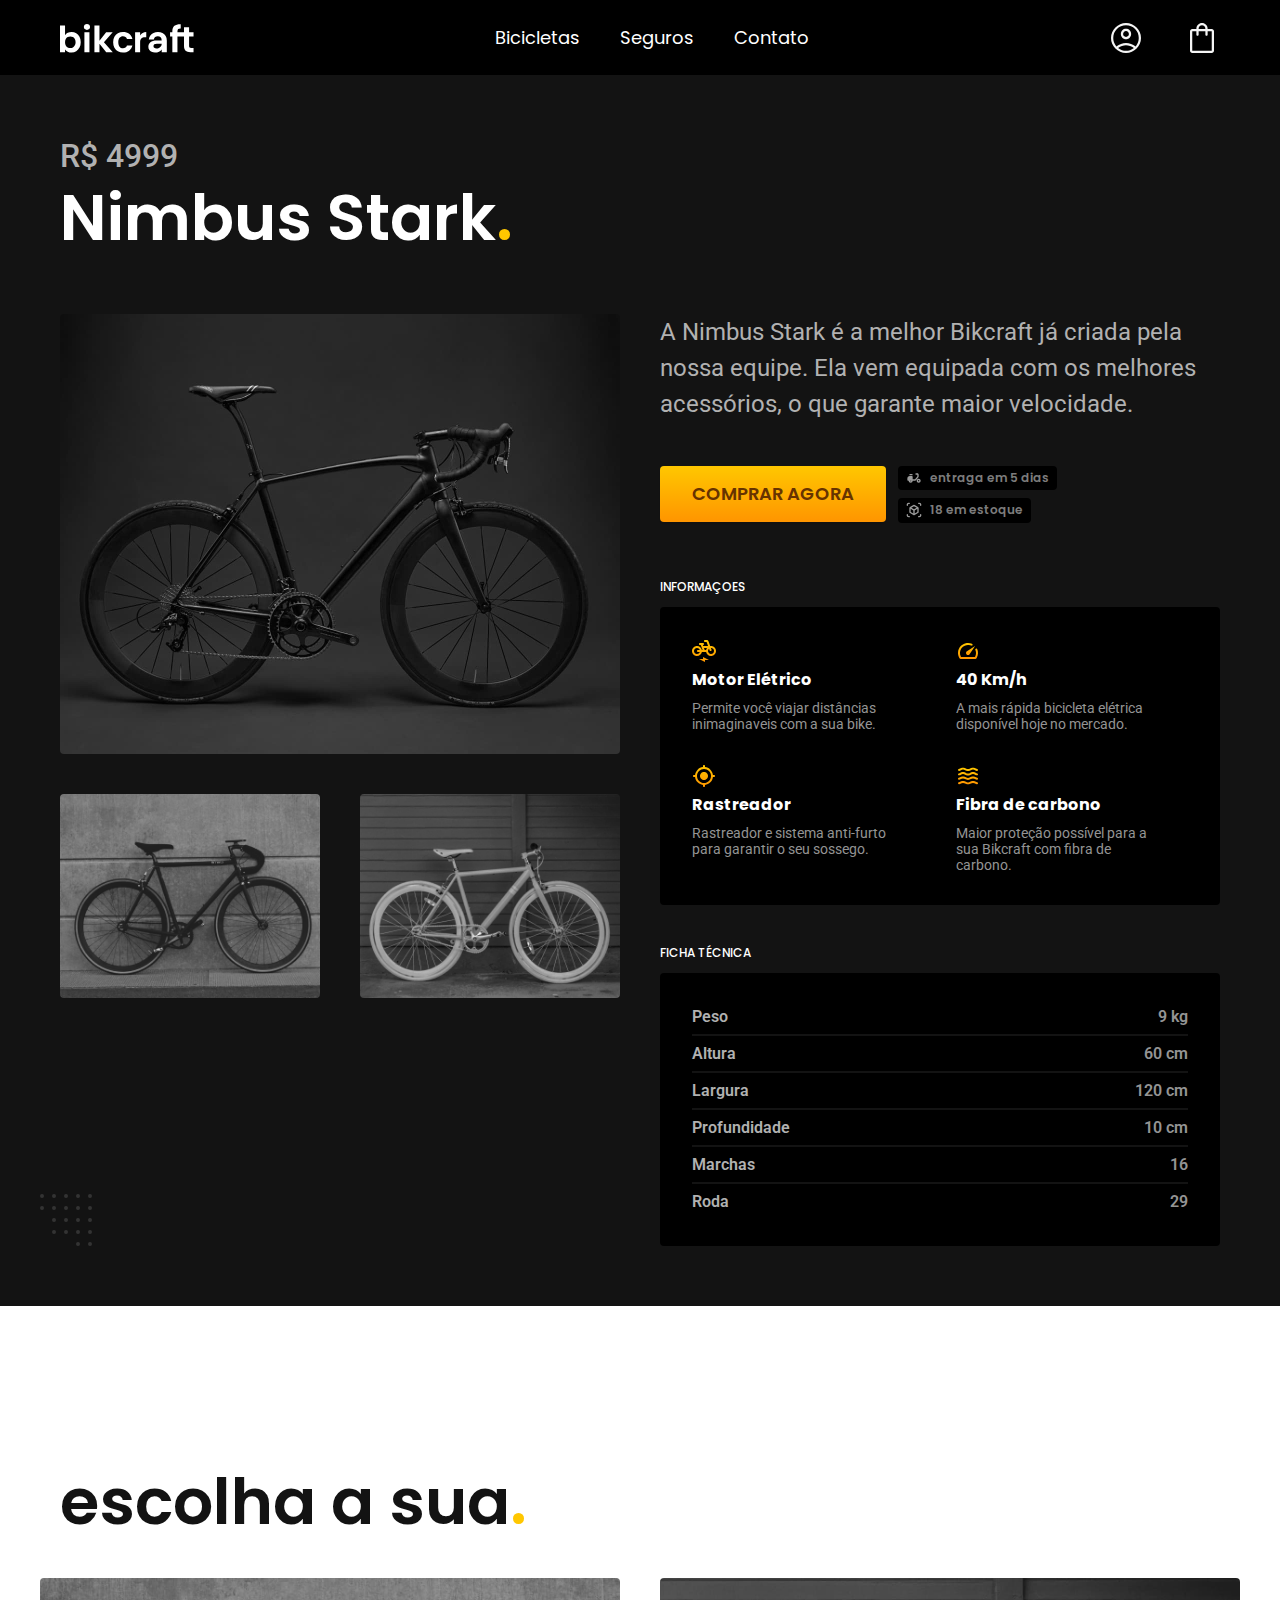
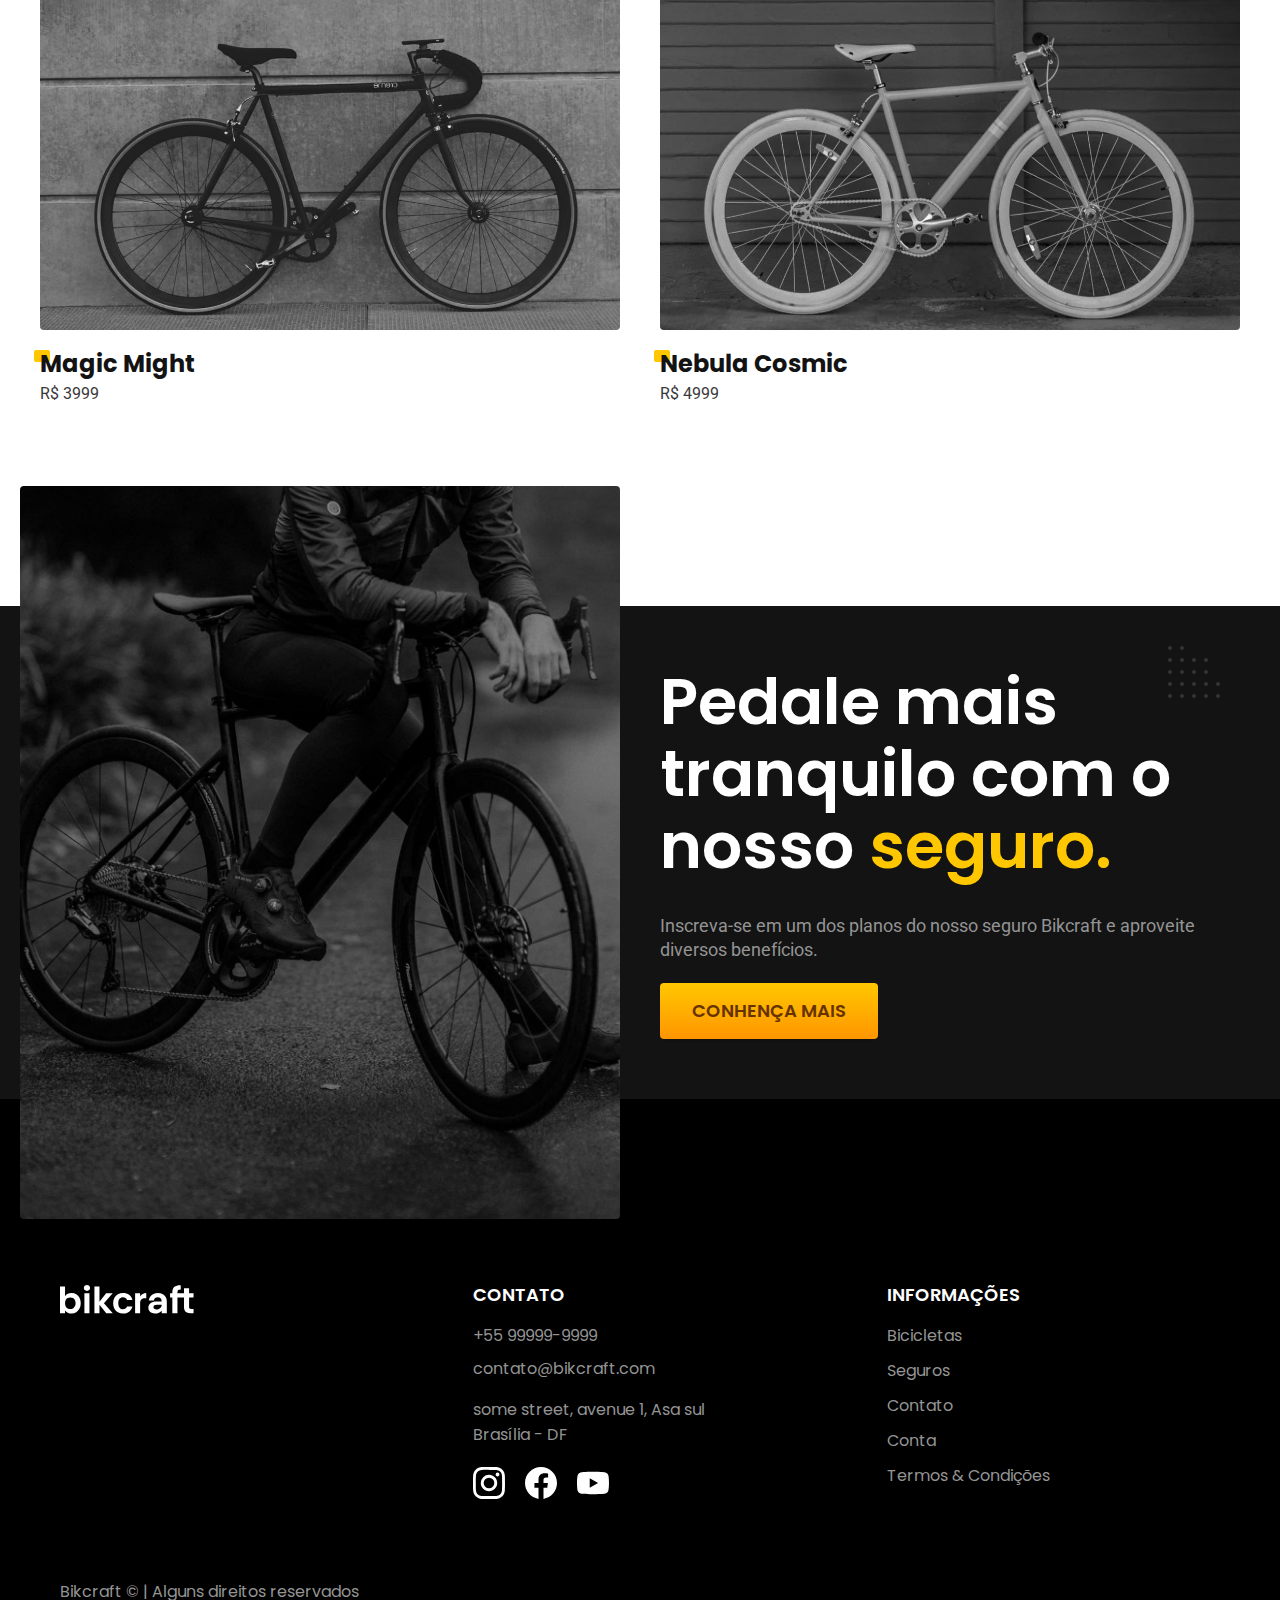
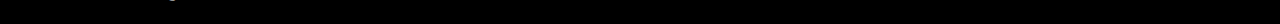
<file: bicicletas/nimbus.html>
<!DOCTYPE html>
<html lang="pt-br">

<head>
    <meta charset="UTF-8">
    <meta http-equiv="X-UA-Compatible" content="IE=edge">
    <meta name="viewport" content="width=device-width, initial-scale=1.0">
    <meta name="description" content=".">
    <title>Nimbus Stark | Bikcraft</title>
    <link rel="icon" href="../favicon.svg" type="image/svg+xml">
    <link rel="preload" href="../css/style.min.css" as="style">
    <link rel="stylesheet" href="../css/style.min.css">

    <link rel="preconnect" href="https://fonts.googleapis.com">
    <link rel="preconnect" href="https://fonts.gstatic.com" crossorigin>
    <link href="https://fonts.googleapis.com/css2?family=Poppins:wght@400;600&family=Roboto:wght@400;500&display=swap" rel="stylesheet">
    <link rel="preconnect" href="https://fonts.googleapis.com">
    <link rel="preconnect" href="https://fonts.gstatic.com" crossorigin>
    <link href="https://fonts.googleapis.com/css2?family=Poppins:wght@400;600&family=Roboto:wght@400;500&display=swap" rel="stylesheet">
    <script>document.documentElement.classList.add("js")</script>
</head>

<body id="bicicletas">
    <header class="header-bg">
        <div class="header container">
            <a href="/index.html" class="logo">
                <img src="/img/bikcraft.svg" alt="Bikcraft">
            </a>
            <nav class="header-menu" aria-label="primary">
                <ul class="clr-c0">
                    <li><a href="/bicicletas.html">Bicicletas</a></li>
                    <li><a href="/seguros.html">Seguros</a></li>
                    <li><a href="/contato.html">Contato</a></li>
                </ul>
            </nav>
            <nav class="header-login" aria-label="login">
                <a href="#">
                    <img src="/img/account.svg" alt="">
                </a>
                <a href="#">
                    <img src="/img/cart.svg" alt="">
                </a>
            </nav>
            <button class="hamburger">
                <div class="bar"></div>
            </button>
        </div>
    </header>
    <nav class="mobile-nav">
        <ul class="clr-c0">
            <li><a href="/bicicletas.html"><img src="/img/icones/eletrica.svg" alt="">Bicicletas</a></li>
            <li><a href="/seguros.html"><img src="/img/icones/seguro.svg" alt="">Seguros</a></li>
            <li><a href="/contato.html"><img src="/img/icones/telefone.svg" alt="" id="phone">Contato</a></li>
            <li><a href="#"><img src="/img/icones/account-icon.svg" alt="">Minha Conta</a></li>
            <li><a href="#"><img src="/img/icones/cart-icon.svg" alt="">Carrinho</a></li>
        </ul>
    </nav>

    <main>
        <div class="title-bg">
            <div class="title container">
                <p class="font-2-xl clr-c3 mg-b-4">R$ 4999</p>
                <h1 class="font-1-xxl clr-c0 mg-b-60">Nimbus Stark<span class="clr-p1">.</span></h1>
            </div>
            <div class="product container">
                <div class="product-image">
                    <img src="/img/bicicleta/nimbus1.jpg" alt="">
                    <img src="/img/bicicleta/nimbus2.jpg" alt="">
                    <img src="/img/bicicleta/nimbus3.jpg" alt="">
                </div>
                <div class="product-content">
                    <div class="product-content_info">
                        <p class="font-2-l clr-c3 mg-b-32">A Nimbus Stark é a melhor Bikcraft já criada pela nossa equipe. Ela vem equipada com os melhores acessórios, o que garante maior velocidade.</p>
                        <a href="../orcamento.html?tipo=bikcraft&produto=nimbus" class="btn">comprar agora</a>
                        <div>
                            <span class="font-1-xs clr-c5">entraga em 5 dias</span>
                            <span class="font-1-xs clr-c5">18 em estoque</span>
                        </div>
                    </div>
                    <div class="table mg-b-40">
                        <h3 class="font-1-xs-m clr-c0">informaçoes</h3>
                        <ul class="table-list info clr-c4">
                            <li>
                                <img src="/img/icones/eletrica.svg" alt="" class="mg-b-4">
                                <h4 class="font-1-s clr-c0 mg-b-8">Motor Elétrico</h4>
                                <p>Permite você viajar distâncias inimaginaveis com a sua bike.</p>
                            </li>
                            <li>
                                <img src="/img/icones/velocidade.svg" alt="" class="mg-b-4">
                                <h4 class="font-1-s clr-c0 mg-b-8">40 Km/h</h4>
                                <p>A mais rápida bicicleta elétrica disponível hoje no mercado.</p>
                            </li>
                            <li>
                                <img src="/img/icones/rastreador.svg" alt="" class="mg-b-4">
                                <h4 class="font-1-s clr-c0 mg-b-8">Rastreador</h4>
                                <p>Rastreador e sistema anti-furto para garantir o seu sossego.</p>
                            </li>
                            <li>
                                <img src="/img/icones/carbono.svg" alt="" class="mg-b-4">
                                <h4 class="font-1-s clr-c0 mg-b-8">Fibra de carbono</h4>
                                <p>Maior proteção possível para a sua Bikcraft com fibra de carbono.</p>
                            </li>
                        </ul>
                    </div>
                    <div class="table">
                        <h3 class="font-1-xs-m clr-c0">ficha técnica</h3>
                        <ul class="table-list tecnica font-2-s-b clr-c2">
                            <li>Peso<span class="clr-c4">9 kg</span></li>
                            <li>Altura<span class="clr-c4">60 cm</span></li>
                            <li>Largura<span class="clr-c4">120 cm</span></li>
                            <li>Profundidade<span class="clr-c4">10 cm</span></li>
                            <li>Marchas<span class="clr-c4">16</span></li>
                            <li>Roda<span class="clr-c4">29</span></li>
                        </ul>
                    </div>
                    <div></div>
                </div>
            </div>
        </div>
    </main>

    <article class="bicicletas-bg" aria-label="bicicletas">
        <div class="bicicletas container">
            <h2 class="container font-1-xxl clr-c11 pd-t-80 mg-b-40">escolha a sua<span class="clr-p1">.</span></h2>
            <div class="bikes">
                <div class="bike">
                    <a href="./magic.html">
                        <img src="/img/bicicletas/magic.jpg" alt="" class="mg-b-16 ">
                        <h3 class="font-1-l">Magic Might</h3>
                        <p class="font-2-s clr-c9">R$ 3999</p>
                    </a>
                </div>
                <div class="bike">
                    <a href="./nebula.html">
                        <img src="/img/bicicletas/nebula.jpg" alt="" class="mg-b-16 ">
                        <h3 class="font-1-l">Nebula Cosmic</h3>
                        <p class="font-2-s clr-c9">R$ 4999</p>
                    </a>
                </div>
            </div>
        </div>
    </article>

    <article class="seguro-bike-bg">
        <div class="seguro-bike container">
            <div class="seguro-bike-image">
                <img src="../img/fotos/seguros_2.jpg" alt="">
            </div>
            <div class="seguro-bike-content">
                <h2 class="font-1-xxl clr-c0 mg-b-32">Pedale mais tranquilo com o nosso <span class="clr-p1">seguro.</span></h2>
                <p class="font-2-m clr-c4 mg-b-20">Inscreva-se em um dos planos do nosso seguro Bikcraft e aproveite diversos benefícios.</p>
                <a href="../seguros.html" class="btn">conhença mais</a>
            </div>
        </div>

    </article>

    <footer class="footer-bg">
        <div class="footer container clr-c4">
            <div class="footer-logo">
                <a href="/index.html" class="logo">
                    <img src="/img/bikcraft.svg" alt="Bikcraft">
                </a>
            </div>
            <div class="footer-contact">
                <h3 class="font-1-m clr-c0 mg-b-16">contato</h3>
                <ul class="mg-b-20">
                    <li class="mg-b-8"><a href="tel:+5521999999999">+55 99999-9999</a></li>
                    <li><a href="mailto:contato@bikcraft.com">contato@bikcraft.com</a></li>
                    <li><a href="https://goo.gl/maps/gZHs74DMGPES5pXj9">some street, avenue 1, Asa sul<span>Brasília - DF</span></a></li>
                </ul>
                <div class="footer-social">
                    <a href="#">
                        <img src="/img/redes/instagram.svg" alt="">
                    </a>
                    <a href="#">
                        <img src="/img/redes/facebook.svg" alt="">
                    </a>
                    <a href="#">
                        <img src="/img/redes/youtube.svg" alt="">
                    </a>
                </div>
            </div>
            <div class="footer-info">
                <h3 class="font-1-m clr-c0 mg-b-16">informações</h3>
                <ul>
                    <li><a href="../bicicletas.html">bicicletas</a></li>
                    <li><a href="../seguros.html">seguros</a></li>
                    <li><a href="#">contato</a></li>
                    <li><a href="#">conta</a></li>
                    <li><a href="../termos.html">termos & condições</a></li>
                </ul>
            </div>
            <p class="footer-copy mg-b-20">Bikcraft © | Alguns direitos reservados</p>
        </div>
    </footer>

    <script src="../js/main.js"></script>
</body>

</html>
</file>
<file: css/style.css>
/* Global */
@import "/css/global/global.css";
@import "/css/global/header.css";
@import "/css/global/footer.css";

/* Utility */
@import "/css/utility/colors.css";
@import "/css/utility/typography.css";
@import "/css/utility/components.css";
@import "/css/utility/form.css";
@import "/css/utility/simple-anime.css";

/* Home */
@import "/css/home/intro.css";
@import "/css/home/bikes.css";
@import "/css/home/technology.css";
@import "/css/home/partners.css";
@import "/css/home/seguros.css";

/* Pages */
@import "/css/pages/termos.css";
@import "/css/pages/bicicletas.css";
@import "/css/pages/seguros.css";

/* Bicicleta-page */
@import "/css/pages/bicicleta.css";

/* Contato */
@import "../css/contato/contato.css";
@import "../css/contato/lojas.css";

/* Orçamento */
@import "../css/orcamento/orcamento.css";
</file>
<file: css/style.min.css>
body{font-family:var(--ff-primary);color:#131313}h1,h2,h3,h4{text-transform:none}*{margin:0;padding:0}ul{list-style:none}a{text-decoration:none;color:inherit;text-transform:uppercase}img{max-width:100%;display:block}img[src$=".jpg"]{border-radius:4px}.header-bg{background:var(--clr-c12)}.header{display:flex;align-items:center;justify-content:space-between;flex-wrap:wrap;gap:20px;padding-top:32px;padding-bottom:32px}.header-menu ul{display:flex;gap:2.5rem}.header-menu a{font-size:1.125rem;text-transform:capitalize;padding:1.5rem 0;display:inline-block;position:relative}.header-menu a::after{content:"";display:block;width:0%;height:2px;border-radius:4px;background:var(--clr-c00);margin-top:4px;transition:.3s;position:absolute}.header-menu a.nav-active::after,.header-menu a:hover::after{width:100%}.header-login{display:flex;gap:40px}.header-login img{width:36px}.hamburger{display:none}.mobile-nav{position:fixed;top:0;left:100%;width:100%;min-height:100vh;z-index:98;background:var(--clr-c10);padding-top:10rem;transition:.4s}.mobile-nav.is-active{left:0}.mobile-nav a{display:grid;grid-template-columns:auto 1fr;justify-content:center;align-items:center;max-width:180px;margin:0 auto;margin-bottom:2rem;font-size:1.125rem;padding:12px 24px;border-radius:4px;background:var(--clr-c09)}.mobile-nav li a img{width:32px;justify-self:center;margin-right:1.2rem}.mobile-nav a:hover{background:var(--clr-c07)}.logo{z-index:99}@media (max-width:900px){.header{padding-top:2rem!important;padding-bottom:2rem!important}.header-menu{display:none}.header-login{display:none}.hamburger{position:relative;display:block;width:35px;height:35px;cursor:pointer;appearance:none;background:0 0;outline:0;border:none;z-index:99}.hamburger .bar,.hamburger::after,.hamburger::before{content:"";display:block;width:100%;height:4px;background:var(--clr-c00);margin:6px 0;border-radius:4px;transition:.4s}.hamburger.is-active::after{transform:rotate(-45deg) translate(5px,-9px)}.hamburger.is-active .bar{opacity:0}.hamburger.is-active::before{transform:rotate(45deg) translate(7px,8px)}}.footer-bg{background-color:var(--clr-c12)}.footer{padding-top:64px!important;display:grid;grid-template-columns:repeat(3,1fr);gap:5rem}.footer a{text-transform:unset}.footer-contact li:nth-child(2){padding-bottom:16px}.footer-contact li a span{display:block}.footer-social{display:flex;gap:20px}.footer-info ul{display:flex;flex-direction:column;gap:10px}.footer-info a:first-child{text-transform:capitalize}.footer-copy{grid-column:1/-1}.footer a:hover{color:var(--clr-c00)}@media (max-width:800px){.footer{grid-template-columns:1fr 1fr}.footer-logo{grid-column:1/-1}.footer a:hover{color:inherit}}@media (max-width:600px){.footer{display:flex;flex-direction:column}.footer-contact,.footer-copy,.footer-info,.footer-logo{margin-left:50px}}:root{--clr-c12:#000000;--clr-c11:#131313;--clr-c10:#262626;--clr-c09:#393939;--clr-c08:#4e4e4e;--clr-c07:#5c5c5c;--clr-c06:#6c6c6c;--clr-c05:#7c7c7c;--clr-c04:#949494;--clr-c03:#b1b1b1;--clr-c02:#b1b1b1;--clr-c01:#f7f7f7;--clr-c00:#ffffff;--clr-p01:#ffc700;--clr-p02:#e5ab0a;--clr-p03:#d18e09;--clr-p04:#bf7900;--clr-p05:#995700;--clr-p06:#663300}.clr-c0{color:var(--clr-c00)}.clr-c1{color:var(--clr-c01)}.clr-c2{color:var(--clr-c02)}.clr-c3{color:var(--clr-c03)}.clr-c4{color:var(--clr-c04)}.clr-c5{color:var(--clr-c05)}.clr-c6{color:var(--clr-c06)}.clr-c7{color:var(--clr-c07)}.clr-c8{color:var(--clr-c08)}.clr-c9{color:var(--clr-c09)}.clr-c10{color:var(--clr-c10)}.clr-c11{color:var(--clr-c11)}.clr-c12{color:var(--clr-c12)}.clr-p1{color:var(--clr-p01)}.clr-p2{color:var(--clr-p02)}.clr-p3{color:var(--clr-p03)}.clr-p4{color:var(--clr-p04)}.clr-p5{color:var(--clr-p05)}.clr-p6{color:var(--clr-p06)}:root{--ff-primary:"Poppins",Arial,sans-serif;--ff-secondary:"Roboto",sans-serif}.font-1-xxl{font-size:4rem;line-height:1.125;font-weight:600}.font-1-xl{font-size:2rem;line-height:1.25}.font-1-l-b{font-size:1.5rem;line-height:1.5;font-weight:600}.font-1-l{font-size:1.5rem;line-height:1.5}.font-1-l-A{font-size:1.5rem;line-height:1.5;font-weight:600;text-transform:uppercase}.font-1-m{font-size:1.125rem;line-height:1.35;font-weight:600;text-transform:uppercase}.font-1-s-m{font-size:1rem;line-height:1.5;font-weight:500}.font-1-xs-m{font-size:.75rem;line-height:1.35;font-weight:500}.font-1-xs{font-size:.75rem;line-height:1.35;font-weight:600}.font-2-xl{font-family:var(--ff-secondary);font-size:2rem;line-height:1.35;font-weight:500}.font-2-l{font-family:var(--ff-secondary);font-size:1.5rem;line-height:1.5}.font-2-l-t{font-family:var(--ff-secondary);font-size:1.5rem;line-height:1.5;text-transform:uppercase;font-weight:500}.font-2-l-b{font-family:var(--ff-secondary);font-size:1.5rem;line-height:1.5;font-weight:600;text-transform:uppercase;letter-spacing:1.5}.font-2-m{font-family:var(--ff-secondary);font-size:1.125rem;line-height:1.35;font-weight:600}.font-2-s{font-family:var(--ff-secondary);font-size:1rem;line-height:1.5}.font-2-s-b{font-family:var(--ff-secondary);font-size:1rem;line-height:1.5;font-weight:600}.font-2-s-m{font-family:var(--ff-secondary);font-size:1rem;line-height:1.5;font-weight:500}.container{max-width:1200px;margin:0 auto;box-sizing:border-box;padding:0 20px}.btn{color:#630;max-width:max-content;padding:1rem 2rem;background:linear-gradient(180deg,#ffc700 0,#ff9500 100%);display:block;border-radius:4px;box-shadow:0 2px 1px rgba(0,0,0,.1);font-size:1.125rem;line-height:1.35;font-weight:600;text-transform:uppercase;border:none;cursor:pointer}.btn:hover{background:linear-gradient(180deg,#edb900 0,#d97400 100%)}.btn.secondary{color:#fff;background:linear-gradient(180deg,#131313 0,#1a1818 100%)}.arrow{display:flex;align-items:center;gap:16px}.mg-b-120{margin-bottom:120px}.mg-b-80{margin-bottom:80px}.mg-b-72{margin-bottom:72px}.mg-b-60{margin-bottom:60px}.mg-b-48{margin-bottom:48px}.mg-b-40{margin-bottom:40px}.mg-b-32{margin-bottom:2rem}.mg-b-24{margin-bottom:24px}.mg-b-20{margin-bottom:20px}.mg-b-16{margin-bottom:16px}.mg-b-8{margin-bottom:8px}.mg-b-4{margin-bottom:4px}.pd-t-80{padding-top:80px}.title-bg{background-color:var(--clr-c11);padding-top:60px;padding-bottom:60px}.form{display:grid;grid-template-columns:1fr 1fr;gap:20px}.form label{display:block;font:600 1rem/1.5 var(--ff-primary);margin-bottom:4px;text-transform:capitalize;color:var(--clr-c11)}.form input[type=email],.form input[type=text],.form textarea{font:400 1rem/1.5 var(--ff-secondary);background:var(--clr-c01);border:1px solid #ededed;border-radius:4px;padding:12px;width:100%;box-sizing:border-box}.form input[type=email]:focus,.form input[type=text]:focus,.form textarea:focus{outline:0;background:var(--clr-c00);border-color:var(--clr-p01);box-shadow:0 0 0 2px #fea}.col-2{grid-column:span 2}@media (max-width:600px){.form{grid-template-columns:1fr}.form .col-2{grid-column:1}}.js .fadeInDown{transform:translate3d(0,-20px,0)}.js .fadeInUp{transform:translate3d(0,20px,0)}.js .fadeInRight{transform:translate3d(20px,0,0)}.js .fadeInLeft{transform:translate3d(-20px,0,0)}.js [data-anime]{opacity:0}.js .anime{opacity:1;transform:none;transition:transform .8s,opacity .8s}.intro-bg{background:var(--clr-c12) url("../img/dec/bottom-left.svg") no-repeat bottom 160px left 20px;box-shadow:inset 0 -120px var(--clr-c00);position:relative}.intro{display:grid;grid-template-columns:1fr 1fr;justify-content:flex-start;gap:0 40px}.intro img{object-fit:cover;height:100%}.intro-info{display:flex;flex-direction:column;align-self:flex-end;justify-content:flex-start;margin-bottom:200px}.intro-info h1{max-width:15ch}.intro-info p{max-width:52ch}@media (max-width:1200px){.intro-info h1{font-size:48px}.intro-info p{font-size:18px}}@media (max-width:900px){.intro-bg{background:var(--clr-c11);padding-top:40px;box-shadow:inset 0 -60px var(--clr-c00)}.intro{grid-template-columns:1fr;gap:40px}.intro-info{margin-bottom:0}.intro img{height:300px;width:100%;object-fit:cover}.intro-info a{margin-left:auto;margin-right:auto}}.bicicletas{padding:80px 0}.bikes{max-width:1400px;display:grid;grid-template-columns:repeat(3,1fr);gap:40px}#bicicletas .bikes{max-width:1200px;display:flex}.bike h3{position:relative;z-index:-1}.bike{min-width:280px}.bike h3::before{position:absolute;content:"";display:inline-block;width:16px;height:12px;background:var(--clr-p01);border-radius:2px;z-index:-2;top:4px;left:-6px}.bike a img{display:block;transition:all .4s ease-in-out}.bike a img:hover{transform:scale(1.4);margin-bottom:8rem}@media (max-width:1200px){.bike a img{transition:none}.bike{margin-bottom:16px}.bike a img:hover{transform:none;margin-bottom:16px}.bikes{margin-left:20px;margin-right:20px;padding-bottom:24px;overflow-x:auto}}.tech-bg{background:var(--clr-c10) url("../img/dec/bottom-left.svg") no-repeat bottom 120px left 20px;box-shadow:inset 0 80px var(--clr-c00),inset 0 -80px var(--clr-c00);position:relative}.tech{display:grid;grid-template-columns:1fr 1fr;gap:40px}.tech-image img{height:100%;object-fit:cover;object-position:left}.tech-info{display:grid;justify-items:flex-start;padding-top:160px;padding-bottom:160px}.tech-info h3{padding-top:72px}.tech-info>a{position:relative;transition:.2s}.tech-info>a::after{content:"";display:block;position:absolute;width:100%;height:4px;background:currentColor}.tech-info>a:hover{color:var(--clr-c00)}.tech-list{display:flex;gap:34px}.tech-list-item h4{width:max-content}@media (max-width:900px){.tech-bg{box-shadow:none}.tech{grid-template-columns:1fr}.tech-info{padding-top:40px;padding-bottom:40px}.tech-info>span{font-size:1rem}.tech-info>h2{font-size:3rem}.tech-info>p{font-size:1.2rem}.tech-image img{display:none}}@media (max-width:600px){.tech-list{flex-direction:column}}.partners{margin-top:60px;margin-bottom:120px}.partners-list{max-width:1400px;margin:0 auto;display:grid;grid-template-columns:repeat(4,1fr)}.partners-list li{display:flex;padding:32px;border-right:2px solid var(--clr-c01);border-bottom:2px solid var(--clr-c01)}.partners-list img{margin:auto}.partners-list li:nth-child(4),.partners-list li:nth-child(8){border-right:none}.partners-list li:nth-child(n+5){border-bottom:none}@media (max-width:700px){.partners h2{font-size:3rem}.partners-list{grid-template-columns:repeat(2,1fr)}.partners-list li:nth-child(2),.partners-list li:nth-child(6){border-right:none}.partners-list li:nth-child(5),.partners-list li:nth-child(6){border-bottom:2px solid var(--clr-c01)}}.seguro-bg{background:var(--clr-p01);box-shadow:inset 0 -120px var(--clr-c00)}.seguro{display:grid;padding-top:60px;justify-items:center}.seguro>p{max-width:51ch}.seguro-image{position:relative;display:flex;justify-content:center}.seguro-image a{position:absolute;bottom:50px}.seguro-image a:hover{background:var(--clr-c12)}@media (max-width:850px){.seguro h2{font-size:3rem}.seguro>p{font-size:1.125rem;line-height:1.35}}@media (max-width:600px){.seguro-bg{box-shadow:none}.seguro-image{width:100%}.seguro-image img{display:none}.seguro-image a{position:relative;bottom:0;margin-bottom:40px}.seguro h2{font-size:2.5rem}}.termos{padding-top:80px;padding-bottom:80px}.termos p{max-width:75ch;margin-bottom:20px}.termos p+h2{margin-top:40px}.bicicleta{display:grid;grid-template-columns:1fr 1fr;gap:40px;padding-top:60px;padding-bottom:60px}.bicicleta-image img{height:100%;object-fit:cover;grid-area:1/-1}.bicicleta-image{display:grid}.bicicleta-image span{grid-area:1/-1;color:var(--clr-c00);font-weight:500;place-self:start end;margin-top:10px;padding:8px 16px 8px 8px;background:var(--clr-c12);border-radius:4px 0 0 4px}.bicicleta-info{display:grid;grid-template-columns:1fr 1fr}.bicicleta-info h2{grid-column:1/-1}.bicicleta-info h2::before{content:"";display:block;width:12px;height:8px;background-color:var(--clr-p01)}.bicicleta-info>p{font-weight:400;max-width:45ch;grid-column:1/-1}.bicicleta-info ul{display:flex;flex-direction:column;gap:16px}.bicicleta-info li{display:flex;align-items:center;gap:8px}.bicicleta-info li img{width:24px}.bicicleta-info a{place-self:end}.bicicleta-info a::after{content:"";display:inline-block;width:18px;height:10px;background-image:url("/img/icones/seta.svg");transition:transform .2s}.btn.arrow:hover::after{transform:translateX(4px)}.bicicleta-bg:nth-child(odd){background-image:linear-gradient(to right,var(--clr-c00) 30%,var(--clr-c11) 0)}@media (max-width:800px){.bicicleta{grid-template-columns:1fr}.bicicleta-bg:nth-child(odd){background:var(--clr-c11)}}@media (max-width:500px){.bicicleta-info{grid-template-columns:1fr}.bicicleta-info a{margin-top:32px;place-self:end start}}.seguros-bg{background:var(--clr-c11)}.seguros{display:grid;grid-template-columns:1fr 1fr;gap:40px;padding-top:60px;padding-bottom:60px;align-items:center}.seguros-item{background-color:var(--clr-c12);display:grid;grid-template-columns:1fr auto;padding:2rem 2rem 0 60px;border-radius:4px}.seguros-item h2{text-transform:uppercase;margin-left:21px}.seguros-item span{grid-column:2;display:block;text-align:right;font-weight:600}.seguros-item ul{display:grid;gap:16px}.seguros-item li{display:flex;font-weight:500;align-items:center}.seguros-item li::before{content:"";display:inline-block;width:13px;height:9px;background-image:url(/img/icones/lista.svg);background-repeat:no-repeat;margin-right:8px}.seguros-item a{grid-row:3;place-self:start;margin-left:21px}.secondary:hover{background:var(--clr-c11)}@media (max-width:900px){.seguros-item h2,.seguros-item>span{font-size:1.5rem}.seguros-item a{grid-column:1/-1}}@media (max-width:800px){.seguros{grid-template-columns:1fr}.seguros-item h2,.seguros-item>span{font-size:2rem}.seguros-item:last-child{order:-1}.vantagens-bg{padding-top:60px}.vantagens h2{margin-bottom:40px}.vantagens{gap:40px}.perguntas{padding-top:60px;padding-bottom:60px}.perguntas-item dt{margin-bottom:24px}}.vantagens-bg{background:var(--clr-c12);padding-top:120px;padding-bottom:120px}.vantagens-item{display:grid;grid-template-columns:repeat(auto-fit,minmax(280px,max-content));align-items:center;gap:40px 80px}.vantagens>h2{grid-column:1/-1}.vantagens-item li{display:grid;gap:8px;align-items:center}.vantagens-item p{font-weight:400}@media (max-width:400px){.seguros-item h2{grid-column:1/-1;margin-bottom:20px}.seguros-item span{grid-column:1;text-align:left;padding-left:21px;grid-row:2;margin-bottom:8px}.seguros-item ul{grid-column:1/-1;grid-row:3}.seguros-item a{grid-row:4}.perguntas,.vantagens-bg{padding-top:40px!important}.perguntas h2,.vantagens>h2{font-size:3rem}}.perguntas{padding-top:120px;padding-bottom:120px}.perguntas dl>div{padding:20px;border-radius:4px}.perguntas-item button{text-transform:none;display:grid;grid-template-columns:auto 1fr auto;align-items:center;cursor:pointer;background:0 0;border:none;width:100%;text-align:left;margin-bottom:0}.perguntas-item button::before{content:"";width:12px;height:8px;background:var(--clr-p01);margin-right:8px}.perguntas-item button::after{content:"";width:14px;height:6px;background-image:url("/img/icones/seta-abrir.svg");transition:all .4s}.perguntas-item button:hover::after,.perguntas-item button[aria-expanded=true]::after{transform:rotate(180deg)}.perguntas-item dd{padding-left:20px;max-width:87ch}.js .perguntas-item dd{display:none}.js .perguntas-item dd.activate{display:block;margin-top:16px}.perguntas-item:nth-child(odd){background:var(--clr-c01)}.product{display:grid;grid-template-columns:repeat(2,1fr);gap:40px;align-items:start;background:url("../img/dec/bottom-left.svg") no-repeat left 0 bottom 0}.product-image{display:flex;flex-wrap:wrap;gap:40px}.product-image img{flex:1;min-width:200px;cursor:pointer}.product-image img:first-child{min-width:100%}.product-content_info{display:grid;grid-template-columns:auto 1fr;gap:12px;place-items:start;margin-bottom:56px}.product-content_info p{font-weight:400;grid-column:1/-1}.product-content_info>div{display:grid;gap:8px;justify-items:flex-start}.product-content_info div>span{display:flex;background:var(--clr-c12);padding:4px 8px;border-radius:4px;align-items:center;gap:8px}.product-content_info div>span:first-child::before{content:"";display:inline-block;width:1rem;height:1rem;background-image:url("/img/icones/entrega.svg")}.product-content_info div>span:last-child::before{content:"";display:inline-block;width:1rem;height:1rem;background-image:url("/img/icones/estoque.svg")}.table h3{text-transform:uppercase;margin-bottom:12px}.table-list{background:var(--clr-c12);border-radius:4px;padding:32px}.info{display:grid;grid-template-columns:1fr 1fr;gap:32px}.table-list li img{width:24px;height:24px}.table-list li p{font-size:14px;font-family:var(--ff-secondary);max-width:25ch}.tecnica{display:flex;flex-direction:column;gap:6px}.tecnica li{display:grid;grid-template-columns:1fr auto;gap:5px}.tecnica li::after{content:"";grid-column:1/-1;width:100%;height:2px;background:var(--clr-c11)}.tecnica li:last-child::after{display:none}.choice{padding-top:60px;padding-bottom:60px}.choice ul{display:flex;gap:40px}.choice img{margin-bottom:8px}.choice li p{font-weight:600;display:grid;grid-template-columns:auto 1fr;align-items:center;gap:4px 8px}.choice li p span{grid-column:2;font-weight:400}.choice li p::before{content:"";display:inline-block;width:12px;height:8px;background:var(--clr-p01)}.seguro-bike-bg{background:var(--clr-c11) url("../img/dec/top-right.svg") no-repeat right 60px top 160px;box-shadow:inset 0 120px var(--clr-c00),inset 0 -120px var(--clr-c12)}.seguro-bike{max-width:1400px;display:grid;grid-template-columns:1fr 1fr;gap:40px}.seguro-bike-image img{width:100%;height:100%;object-fit:cover;object-position:center}.seguro-bike-content{padding:180px 0}.seguro-bike-content p{font-weight:400;max-width:60ch}@media (max-width:900px){.product{grid-template-columns:1fr;background:0 0}.product-image{grid-row:2}.title h1{margin-bottom:32px}.seguro-bike-bg{box-shadow:inset 0 -120px var(--clr-c12);background:var(--clr-c11)}.seguro-bike{grid-template-columns:1fr}.seguro-bike-image{grid-row:2}.seguro-bike-image img{max-height:400px}.seguro-bike-content{padding-top:60px;padding-bottom:40px}}@media (max-width:450px){.info{grid-template-columns:1fr}.product-content_info a{grid-column:1/-1;margin-bottom:8px}.product-content_info{margin-bottom:24px}.seguro-bike h2{font-size:3rem}}#contato{background:var(--clr-c01)}.contato-bg{background:linear-gradient(to bottom,var(--clr-c11) 50%,var(--clr-c01) 50%);padding-bottom:120px}.contato{display:grid;grid-template-columns:5fr 7fr}.contato-info{padding:60px;display:grid;background:var(--clr-c12);border-radius:4px 0 0 4px;box-shadow:0 1px 2px rgba(0,0,0,.1)}.contato-info h2{grid-column:1/-1}.contato-list li{display:flex;gap:8px;align-items:center}.locate li:first-child::before,.mail li:first-child::before,.phone li:first-child::before{content:"";width:20px;height:20px}.locate li:first-child::before{background-image:url("../img/icones/local.svg")}.mail li:first-child::before{background-image:url("../img/icones/email.svg")}.phone li:first-child::before{background-image:url("../img/icones/telefone.svg")}.locate li:nth-child(n+2),.mail li:nth-child(n+2){padding-left:28px}.social li{gap:2rem;padding-left:28px}.contato-info a{text-transform:none}.dec{place-self:start}.dec img{width:52px;height:52px}@media (max-width:800px){.contato{grid-template-columns:1fr}.contato-form,.contato-info{padding:32px}.locate,.mail{margin-bottom:20px}.phone{margin-bottom:32px}.social{margin-bottom:24px}.dec{display:none}}.contato-form{padding:60px;background:var(--clr-c00);border-radius:0 4px 4px 0;box-shadow:0 1px 2px rgba(0,0,0,.1)}.lojas{display:grid;grid-template-columns:1fr 1fr;gap:0 40px;margin-bottom:120px}.lojas-item img{border-radius:4px 4px 0 0}.lojas-item h3{display:flex;align-items:center}.lojas-item h3::before{content:"";display:inline-block;width:12px;height:7px;background-color:var(--clr-p01);margin-right:12px}.lojas-dados{display:grid;gap:8px;border-left:2px solid #ededed;padding-left:12px;margin-left:24px}.lojas-dados a{text-transform:none}.lojas-content>p{display:flex;align-items:center;gap:8px}.lojas-content{display:grid;grid-template-columns:1fr 1fr;border-radius:0 0 4px 4px;background:var(--clr-c00);box-shadow:0 1px 2px rgba(0,0,0,.1);padding:32px;gap:32px 16px}@media (max-width:800px){.lojas{grid-template-columns:1fr}.lojas .col-2{grid-column:1/-1}}@media (max-width:500px){.lojas-dados{grid-column:1/-1}}#orcamento{background:linear-gradient(var(--clr-c11) 600px,var(--clr-c01) 0)}.orcamento{display:grid;grid-template-columns:5fr 7fr;padding-bottom:120px}.orcamento h2{display:flex;align-items:center;text-transform:uppercase;position:relative}.orcamento h2::before{content:"";display:inline-block;width:4px;height:8px;background:var(--clr-p01);position:absolute;left:-12px}.orcamento-dados,.orcamento-produto{padding:60px;box-shadow:0 1px 2px rgba(0,0,0,.1)}.orcamento-produto{background:var(--clr-c12);border-radius:4px 0 0 4px;display:grid;grid-template-columns:1fr 1fr;align-content:start;gap:20px}.orcamento-produto>input{justify-self:start}.orcamento-dados{background:var(--clr-c00);border-radius:0 4px 4px 0}.orcamento-produto label{font:500 1rem/1.5 var(--ff-primary);color:#ccc;background-color:#2e2e2e;display:grid;grid-template-columns:auto 1fr auto;padding:12px 16px;border-radius:4px;cursor:pointer;align-items:center;border:1px solid transparent}.orcamento-produto label:hover{background:#404040}.orcamento-produto input:focus+label{box-shadow:0 0 0 2px var(--clr-p01);border-color:var(--clr-c05)}.orcamento-produto label::before{content:"";display:inline-block;box-sizing:border-box;width:12px;height:12px;margin-right:12px;border:1px solid #9c9c9c;border-radius:60%}.orcamento-produto input:checked+label::before{border-color:#717171;box-shadow:inset 0 0 0 2px var(--clr-c00),inset 0 0 0 7px #717171}.orcamento-produto label span{display:none}.orcamento-produto input:checked+label span{display:inline-block}.orcamento-produto input[type=radio]{opacity:0;position:absolute;pointer-events:none}.orcamento-produto input:checked+label{background:var(--clr-c00);color:var(--clr-c11)}.orcamento-produto>*{grid-column:1/-1}.orcamento-produto>label{grid-column:initial;margin-bottom:40px}#bikcraft:checked~#orcamento-bikcraft,#seguro:checked~#orcamento-seguro{display:grid;gap:20px}.orcamento-content{display:none}.orcamento-dados h2:nth-of-type(n+2){margin-top:20px}.orcamento-details{display:none;grid-template-columns:1fr 1fr;padding:20px;align-items:center;background:var(--clr-c00);border-radius:4px}.orcamento-content input:checked+label+.orcamento-details{display:grid}.orcamento-details li{display:flex;gap:8px;color:#595959;font:500 0.75rem/1.35 var(--ff-primary);align-items:center;margin-bottom:8px}.orcamento-details li img{width:16px}.form-termos{display:flex;align-items:center!important;gap:8px}.form-termos input{width:24px;height:24px;border-radius:4px}.form-termos a,.form-termos label{text-transform:none}.form-termos label{margin-bottom:0;font-weight:500}.form-termos a{text-decoration:underline}@media (max-width:900px){.orcamento{grid-template-columns:1fr}}@media (max-width:600px){.title-bg{padding-top:24px;padding-bottom:12px}.title>h1{font-size:3rem}.orcamento{padding:0 20px}}@media (max-width:400px){.orcamento-produto{grid-template-columns:1fr}.orcamento-details img{height:100%;max-width:100%;object-fit:cover}}
</file>
